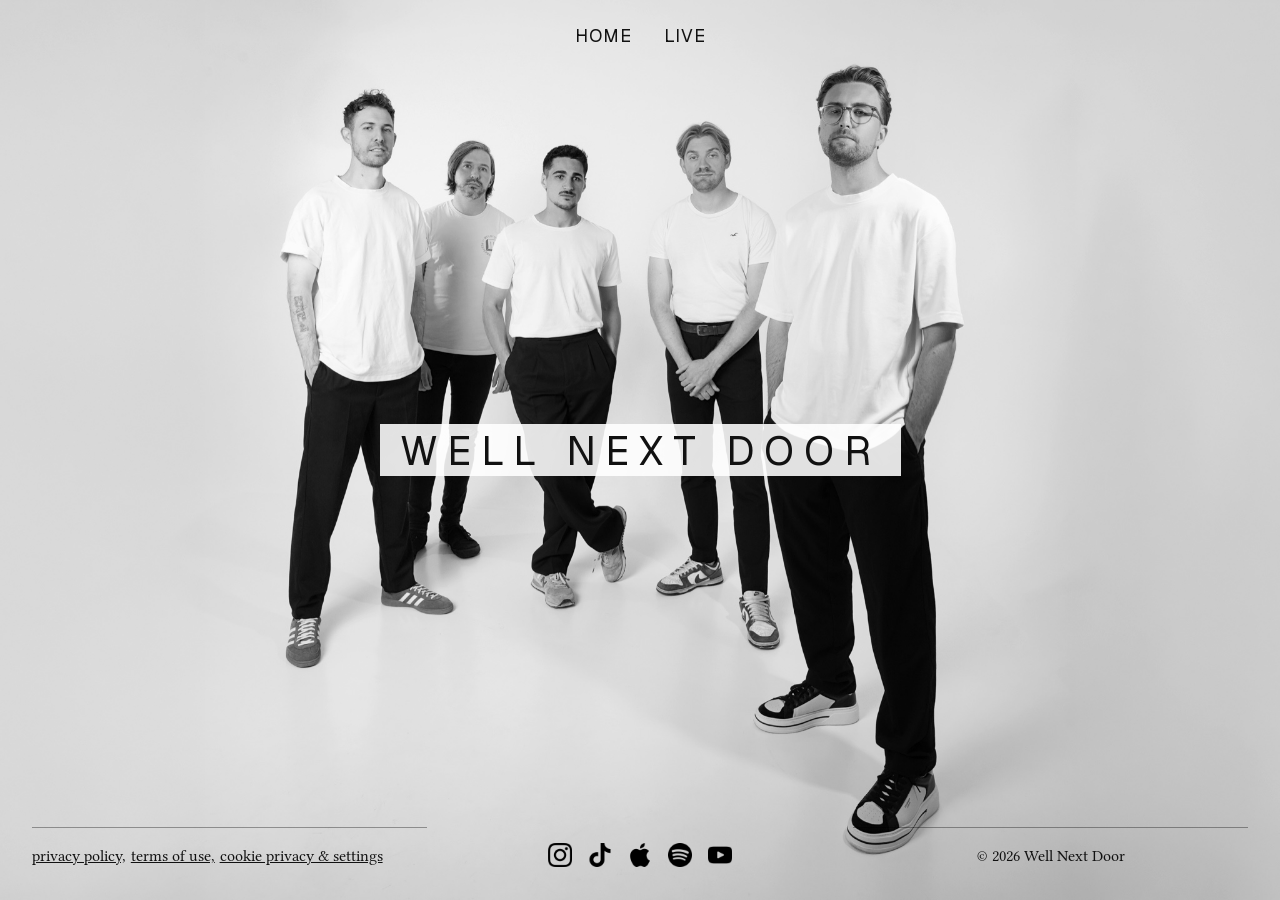
<file: index.html>
<!DOCTYPE html>
<html lang="de">
<head>
  <meta charset="utf-8">
  <title>Well Next Door – Indie Pop Band aus Bamberg &amp; Nürnberg</title>
  <meta content="Well Next Door ist eine Indie-Pop-Rock-Band aus Bamberg und Nürnberg in Franken. Höre neue Songs auf Spotify &amp; Apple Music und entdecke Live-Termine." name="description">
  <meta content="width=device-width, initial-scale=1" name="viewport">
  <link rel="canonical" href="https://wellnextdoor.de/">
  <meta name="robots" content="index, follow, max-image-preview:large, max-snippet:-1">
  <meta name="author" content="Well Next Door">
  <meta name="keywords" content="Well Next Door, Indie Pop, Indie Rock, Band, Bamberg, Nürnberg, Franken, Live, Konzerte, Musik">

  <!-- Geo / lokale SEO -->
  <meta name="geo.region" content="DE-BY">
  <meta name="geo.placename" content="Bamberg, Nürnberg">
  <meta name="geo.position" content="49.8988;10.9028">
  <meta name="ICBM" content="49.8988, 10.9028">

  <!-- Open Graph -->
  <meta property="og:type" content="website">
  <meta property="og:site_name" content="Well Next Door">
  <meta property="og:locale" content="de_DE">
  <meta property="og:url" content="https://wellnextdoor.de/">
  <meta property="og:title" content="Well Next Door – Indie Pop aus Franken">
  <meta property="og:description" content="Indie-Pop-Rock-Band aus Bamberg &amp; Nürnberg – neue Musik, Live-Konzerte und das kommende Debütalbum. Folge uns auf Spotify, Instagram &amp; TikTok.">
  <meta property="og:image" content="https://wellnextdoor.de/assets/og-band.jpg">
  <meta property="og:image:secure_url" content="https://wellnextdoor.de/assets/og-band.jpg">
  <meta property="og:image:type" content="image/jpeg">
  <meta property="og:image:width" content="1200">
  <meta property="og:image:height" content="630">
  <meta property="og:image:alt" content="Well Next Door – Indie-Pop-Rock-Band aus Bamberg und Nürnberg">

  <!-- Twitter -->
  <meta name="twitter:card" content="summary_large_image">
  <meta name="twitter:title" content="Well Next Door – Indie Pop aus Franken">
  <meta name="twitter:description" content="Indie-Pop-Rock-Band aus Bamberg &amp; Nürnberg – neue Musik, Live-Konzerte und mehr.">
  <meta name="twitter:image" content="https://wellnextdoor.de/assets/og-band.jpg">

  <!-- Fonts -->
  <link rel="preconnect" href="https://fonts.googleapis.com">
  <link rel="preconnect" href="https://fonts.gstatic.com" crossorigin>
  <link href="https://fonts.googleapis.com/css?family=Great+Vibes:400%7CLibertinus+Serif:300,400,500,600,700" rel="stylesheet">

  <!-- Styles -->
  <link href="css/style.css" rel="stylesheet">

  <!-- Favicons -->
  <link rel="icon" href="/favicon.ico" sizes="any">
  <link rel="icon" type="image/png" sizes="32x32" href="/assets/favicon-32.png">
  <link rel="icon" type="image/png" sizes="16x16" href="/assets/favicon-16.png">
  <link rel="apple-touch-icon" sizes="180x180" href="/assets/webclip.png">
  <link rel="manifest" href="/site.webmanifest">
  <meta name="theme-color" content="#f3f2f0">

  <!-- Strukturierte Daten (SEO / AEO) -->
  <script type="application/ld+json">
  {
    "@context": "https://schema.org",
    "@graph": [
      {
        "@type": "WebSite",
        "@id": "https://wellnextdoor.de/#website",
        "name": "Well Next Door",
        "url": "https://wellnextdoor.de/",
        "inLanguage": "de"
      },
      {
        "@type": "MusicGroup",
        "@id": "https://wellnextdoor.de/#band",
        "name": "Well Next Door",
        "url": "https://wellnextdoor.de/",
        "genre": ["Indie Pop", "Indie Rock"],
        "description": "Well Next Door ist eine Indie-Pop-Rock-Band aus Bamberg und Nürnberg in Franken (Bayern, Deutschland). Eingängige Melodien, treibende Gitarren und mitreißende Live-Konzerte.",
        "foundingLocation": {
          "@type": "Place",
          "name": "Bamberg",
          "address": { "@type": "PostalAddress", "addressLocality": "Bamberg", "addressRegion": "Bayern", "addressCountry": "DE" }
        },
        "areaServed": ["Bamberg", "Nürnberg", "Franken", "Bayern", "Deutschland"],
        "knowsLanguage": "de",
        "keywords": "Indie Pop, Indie Rock, Band, Bamberg, Nürnberg, Franken, Live, Konzerte",
        "image": "https://wellnextdoor.de/assets/og-band.jpg",
        "logo": "https://wellnextdoor.de/assets/icon-512.png",
        "sameAs": [
          "https://www.instagram.com/well_next_door/",
          "https://www.tiktok.com/@wellnextdoor",
          "https://music.apple.com/de/artist/well-next-door/1473011566",
          "https://open.spotify.com/intl-de/artist/0O03TuSYeBS1zFscFg5X6S",
          "https://www.youtube.com/@wellnextdoor"
        ]
      }
    ]
  }
  </script>
</head>
<body class="home-photo">

  <!-- Band-Foto als Vollbild-Hintergrund (quer = Desktop, hoch = Mobil) -->
  <picture>
    <source media="(max-width: 767px)" srcset="assets/band-mobile.jpg">
    <img class="home-bg" src="assets/band.jpg"
      srcset="assets/band.jpg 2560w, assets/band-xl.jpg 3840w" sizes="100vw"
      alt="Well Next Door" aria-hidden="true">
  </picture>

  <div class="wrapper">

    <!-- Navigation -->
    <div role="banner" class="navbar">
      <div class="container">
        <nav role="navigation" class="nav-menu">
          <a href="index.html" aria-current="page" class="link w--current"><span class="text-span">HOME</span></a>
          <!-- <a href="#" class="link">MUSIC</a> -->
          <a href="live.html" class="link">LIVE</a>
          <!-- <a href="#" class="link">SHOP</a> -->
        </nav>
        <div class="menu-button" aria-label="menu" role="button" tabindex="0" aria-expanded="false">
          <span class="nav-icon"></span>
        </div>
      </div>
    </div>

    <!-- Hero -->
    <section class="hero-section">
      <div class="div-block-2">
        <div class="div-block-3">
          <h1 class="heading">WELL&nbsp;NEXT&nbsp;DOOR</h1>
        </div>
      </div>
    </section>

    <!-- Footer -->
    <section class="footer-dark">
      <div class="footer-divider">
        <div class="div-block-5">
          <a href="privacy-policy.html" class="link-footer">privacy policy,</a>
          <a href="terms-of-use.html" class="link-footer second">terms of use,</a>
          <a href="#" class="link-footer second">cookie privacy &amp; settings</a>
        </div>
      </div>
      <div class="div-block-4">
        <a href="https://www.instagram.com/well_next_door/" target="_blank" rel="noopener" class="social-links">
          <img loading="lazy" src="assets/instagram.png" alt="Instagram" class="image">
        </a>
        <a href="https://www.tiktok.com/@wellnextdoor" target="_blank" rel="noopener" class="social-links">
          <img loading="lazy" src="assets/tiktok.png" alt="TikTok" class="image">
        </a>
        <a href="https://music.apple.com/de/artist/well-next-door/1473011566" target="_blank" rel="noopener" class="social-links">
          <img loading="lazy" src="assets/apple-music.png" alt="Apple Music" class="image">
        </a>
        <a href="https://open.spotify.com/intl-de/artist/0O03TuSYeBS1zFscFg5X6S?si=DQFE-3ojQe-Ye8wxF7zOWA" target="_blank" rel="noopener" class="social-links">
          <img loading="lazy" src="assets/spotify.png" alt="Spotify" class="image">
        </a>
        <a href="https://www.youtube.com/@wellnextdoor" target="_blank" rel="noopener" class="social-links">
          <img loading="lazy" src="assets/youtube.png" alt="YouTube" class="image">
        </a>
      </div>
      <div class="footer-copyright-center">© 2026 Well Next Door</div>
    </section>

  </div>

  <script src="js/menu.js"></script>
</body>
</html>
</file>
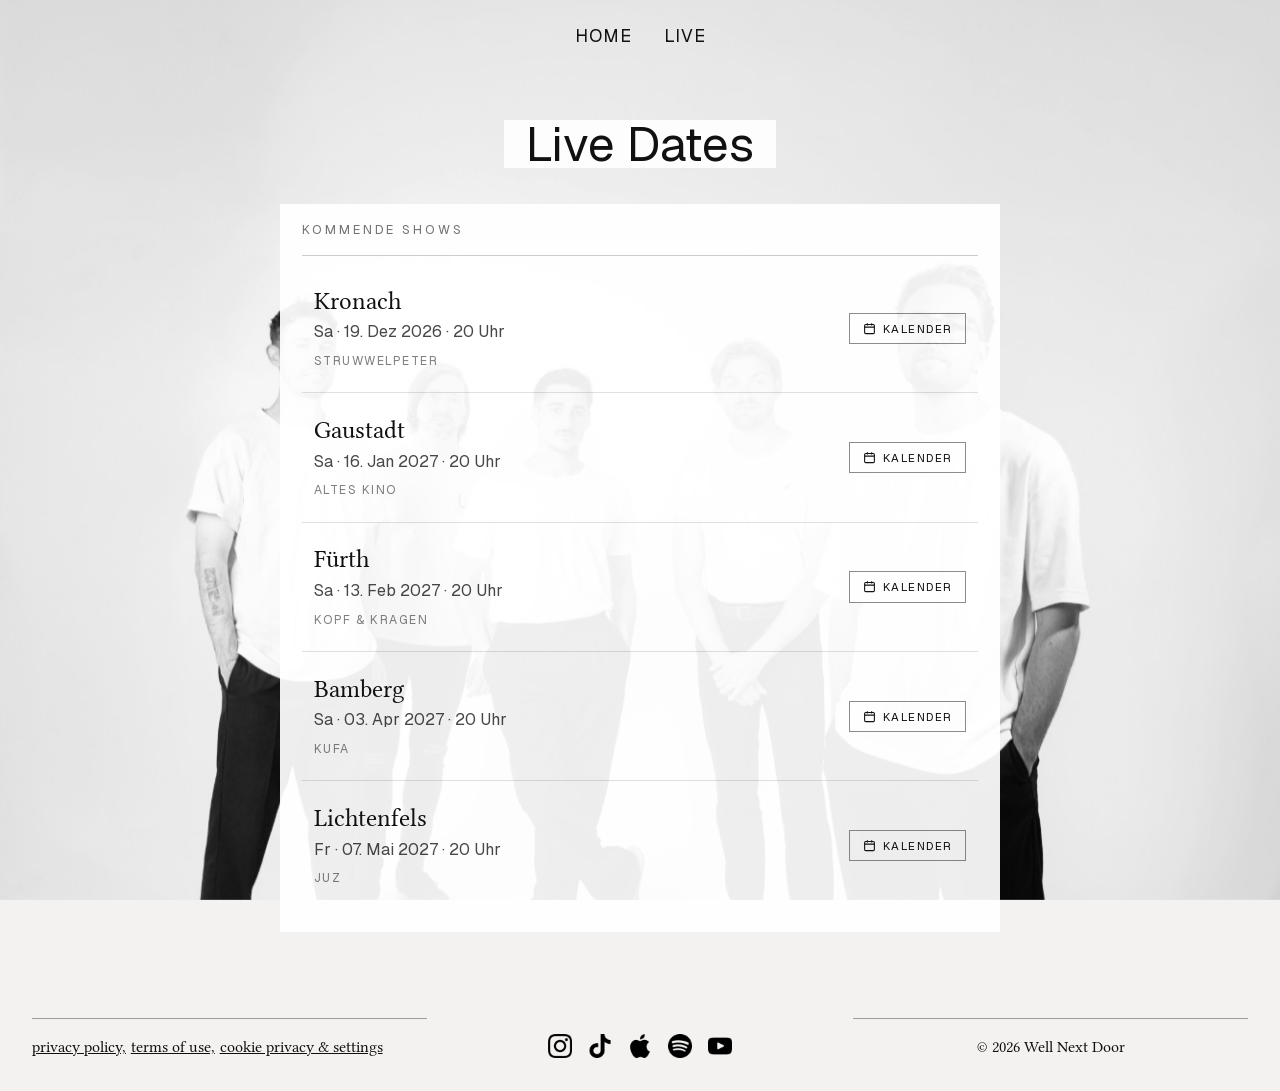
<file: live.html>
<!DOCTYPE html>
<html lang="de">
<head>
  <meta charset="utf-8">
  <title>Live &amp; Konzerte – Well Next Door | Indie-Pop Franken</title>
  <meta content="Live-Termine und Konzerte von Well Next Door – Indie-Pop-Rock aus Bamberg und Nürnberg. Alle kommenden Auftritte auf einen Blick." name="description">
  <meta content="width=device-width, initial-scale=1" name="viewport">
  <link rel="canonical" href="https://wellnextdoor.de/live">
  <meta name="robots" content="index, follow, max-image-preview:large, max-snippet:-1">
  <meta name="author" content="Well Next Door">
  <meta name="keywords" content="Well Next Door, Live, Konzerte, Tourdaten, Termine, Indie Pop, Bamberg, Nürnberg, Franken, Kronach, Gaustadt, Fürth, Lichtenfels">

  <!-- Geo / lokale SEO -->
  <meta name="geo.region" content="DE-BY">
  <meta name="geo.placename" content="Bamberg, Nürnberg">
  <meta name="geo.position" content="49.8988;10.9028">
  <meta name="ICBM" content="49.8988, 10.9028">

  <!-- Open Graph -->
  <meta property="og:type" content="website">
  <meta property="og:site_name" content="Well Next Door">
  <meta property="og:locale" content="de_DE">
  <meta property="og:url" content="https://wellnextdoor.de/live">
  <meta property="og:title" content="Live &amp; Konzerte – Well Next Door">
  <meta property="og:description" content="Alle kommenden Live-Termine der Indie-Pop-Rock-Band Well Next Door aus Franken.">
  <meta property="og:image" content="https://wellnextdoor.de/assets/og-band.jpg">
  <meta property="og:image:secure_url" content="https://wellnextdoor.de/assets/og-band.jpg">
  <meta property="og:image:type" content="image/jpeg">
  <meta property="og:image:width" content="1200">
  <meta property="og:image:height" content="630">
  <meta property="og:image:alt" content="Well Next Door – Live">

  <!-- Twitter -->
  <meta name="twitter:card" content="summary_large_image">
  <meta name="twitter:title" content="Live &amp; Konzerte – Well Next Door">
  <meta name="twitter:description" content="Alle kommenden Live-Termine der Indie-Pop-Rock-Band Well Next Door aus Franken.">
  <meta name="twitter:image" content="https://wellnextdoor.de/assets/og-band.jpg">

  <!-- Fonts -->
  <link rel="preconnect" href="https://fonts.googleapis.com">
  <link rel="preconnect" href="https://fonts.gstatic.com" crossorigin>
  <link href="https://fonts.googleapis.com/css?family=Great+Vibes:400%7CLibertinus+Serif:300,400,500,600,700" rel="stylesheet">

  <!-- Styles -->
  <link href="css/style.css" rel="stylesheet">

  <!-- Favicons -->
  <link rel="icon" href="/favicon.ico" sizes="any">
  <link rel="icon" type="image/png" sizes="32x32" href="/assets/favicon-32.png">
  <link rel="icon" type="image/png" sizes="16x16" href="/assets/favicon-16.png">
  <link rel="apple-touch-icon" sizes="180x180" href="/assets/webclip.png">
  <link rel="manifest" href="/site.webmanifest">
  <meta name="theme-color" content="#f3f2f0">

  <!-- Strukturierte Daten: Live-Termine (SEO / AEO) -->
  <script type="application/ld+json">
  [
    {
      "@context": "https://schema.org",
      "@type": "MusicEvent",
      "name": "Well Next Door live – Struwwelpeter, Kronach",
      "startDate": "2026-12-19T20:00:00+01:00",
      "endDate": "2026-12-19T22:00:00+01:00",
      "eventAttendanceMode": "https://schema.org/OfflineEventAttendanceMode",
      "eventStatus": "https://schema.org/EventScheduled",
      "location": { "@type": "Place", "name": "Struwwelpeter", "address": { "@type": "PostalAddress", "addressLocality": "Kronach", "addressCountry": "DE" } },
      "performer": { "@type": "MusicGroup", "name": "Well Next Door", "@id": "https://wellnextdoor.de/#band" },
      "organizer": { "@type": "MusicGroup", "name": "Well Next Door", "url": "https://wellnextdoor.de/" },
      "image": "https://wellnextdoor.de/assets/opengraph.png",
      "url": "https://wellnextdoor.de/live"
    },
    {
      "@context": "https://schema.org",
      "@type": "MusicEvent",
      "name": "Well Next Door live – Altes Kino, Gaustadt",
      "startDate": "2027-01-16T20:00:00+01:00",
      "endDate": "2027-01-16T22:00:00+01:00",
      "eventAttendanceMode": "https://schema.org/OfflineEventAttendanceMode",
      "eventStatus": "https://schema.org/EventScheduled",
      "location": { "@type": "Place", "name": "Altes Kino", "address": { "@type": "PostalAddress", "addressLocality": "Gaustadt", "addressCountry": "DE" } },
      "performer": { "@type": "MusicGroup", "name": "Well Next Door", "@id": "https://wellnextdoor.de/#band" },
      "organizer": { "@type": "MusicGroup", "name": "Well Next Door", "url": "https://wellnextdoor.de/" },
      "image": "https://wellnextdoor.de/assets/opengraph.png",
      "url": "https://wellnextdoor.de/live"
    },
    {
      "@context": "https://schema.org",
      "@type": "MusicEvent",
      "name": "Well Next Door live – Kopf & Kragen, Fürth",
      "startDate": "2027-02-13T20:00:00+01:00",
      "endDate": "2027-02-13T22:00:00+01:00",
      "eventAttendanceMode": "https://schema.org/OfflineEventAttendanceMode",
      "eventStatus": "https://schema.org/EventScheduled",
      "location": { "@type": "Place", "name": "Kopf & Kragen", "address": { "@type": "PostalAddress", "addressLocality": "Fürth", "addressCountry": "DE" } },
      "performer": { "@type": "MusicGroup", "name": "Well Next Door", "@id": "https://wellnextdoor.de/#band" },
      "organizer": { "@type": "MusicGroup", "name": "Well Next Door", "url": "https://wellnextdoor.de/" },
      "image": "https://wellnextdoor.de/assets/opengraph.png",
      "url": "https://wellnextdoor.de/live"
    },
    {
      "@context": "https://schema.org",
      "@type": "MusicEvent",
      "name": "Well Next Door live – KuFa, Bamberg",
      "startDate": "2027-04-03T20:00:00+02:00",
      "endDate": "2027-04-03T22:00:00+02:00",
      "eventAttendanceMode": "https://schema.org/OfflineEventAttendanceMode",
      "eventStatus": "https://schema.org/EventScheduled",
      "location": { "@type": "Place", "name": "KuFa (Kulturfabrik)", "address": { "@type": "PostalAddress", "addressLocality": "Bamberg", "addressCountry": "DE" } },
      "performer": { "@type": "MusicGroup", "name": "Well Next Door", "@id": "https://wellnextdoor.de/#band" },
      "organizer": { "@type": "MusicGroup", "name": "Well Next Door", "url": "https://wellnextdoor.de/" },
      "image": "https://wellnextdoor.de/assets/opengraph.png",
      "url": "https://wellnextdoor.de/live"
    },
    {
      "@context": "https://schema.org",
      "@type": "MusicEvent",
      "name": "Well Next Door live – JUZ, Lichtenfels",
      "startDate": "2027-05-07T20:00:00+02:00",
      "endDate": "2027-05-07T22:00:00+02:00",
      "eventAttendanceMode": "https://schema.org/OfflineEventAttendanceMode",
      "eventStatus": "https://schema.org/EventScheduled",
      "location": { "@type": "Place", "name": "JUZ", "address": { "@type": "PostalAddress", "addressLocality": "Lichtenfels", "addressCountry": "DE" } },
      "performer": { "@type": "MusicGroup", "name": "Well Next Door", "@id": "https://wellnextdoor.de/#band" },
      "organizer": { "@type": "MusicGroup", "name": "Well Next Door", "url": "https://wellnextdoor.de/" },
      "image": "https://wellnextdoor.de/assets/opengraph.png",
      "url": "https://wellnextdoor.de/live"
    }
  ]
  </script>
</head>
<body class="live-page home-photo">

  <!-- Band-Foto als Vollbild-Hintergrund (quer = Desktop, hoch = Mobil) -->
  <picture>
    <source media="(max-width: 767px)" srcset="assets/band-mobile.jpg">
    <img class="home-bg" src="assets/band.jpg"
      srcset="assets/band.jpg 2560w, assets/band-xl.jpg 3840w" sizes="100vw"
      alt="Well Next Door" aria-hidden="true">
  </picture>

  <div class="wrapper">

    <!-- Navigation -->
    <div role="banner" class="navbar">
      <div class="container">
        <nav role="navigation" class="nav-menu">
          <a href="index.html" class="link"><span class="text-span">HOME</span></a>
          <!-- <a href="#" class="link">MUSIC</a> -->
          <a href="live.html" aria-current="page" class="link w--current">LIVE</a>
          <!-- <a href="#" class="link">SHOP</a> -->
        </nav>
        <div class="menu-button" aria-label="menu" role="button" tabindex="0" aria-expanded="false">
          <span class="nav-icon"></span>
        </div>
      </div>
    </div>

    <!-- Hero: Live Dates -->
    <section class="hero-section">
      <div class="div-block-2">
        <div class="div-block-3">
          <h1 class="heading-6">Live Dates</h1>
        </div>
        <div class="events-wrap">
          <div class="group-label">Kommende Shows</div>

          <div class="event-row" data-datetime="2026-12-19T20:00:00+01:00">
            <div class="event-info">
              <div class="ei-city">Kronach</div>
              <div class="ei-date"><span class="dt-dow"></span>19. Dez 2026 · 20 Uhr</div>
              <div class="ei-venue">Struwwelpeter</div>
            </div>
            <div class="event-cta">
              <button class="cal-btn" type="button" aria-label="Struwwelpeter, Kronach zum Kalender hinzufügen"
                data-title="Struwwelpeter" data-location="Struwwelpeter, Kronach"
                data-start="20261219T200000" data-end="20261219T220000">
                <svg class="cal-ic" viewBox="0 0 24 24" aria-hidden="true"><rect x="3" y="4.5" width="18" height="17" rx="2"></rect><path d="M3 9.5h18M8 2.5v4M16 2.5v4"></path></svg>Kalender
              </button>
            </div>
          </div>

          <div class="event-row" data-datetime="2027-01-16T20:00:00+01:00">
            <div class="event-info">
              <div class="ei-city">Gaustadt</div>
              <div class="ei-date"><span class="dt-dow"></span>16. Jan 2027 · 20 Uhr</div>
              <div class="ei-venue">Altes Kino</div>
            </div>
            <div class="event-cta">
              <button class="cal-btn" type="button" aria-label="Altes Kino, Gaustadt zum Kalender hinzufügen"
                data-title="Altes Kino" data-location="Altes Kino, Gaustadt"
                data-start="20270116T200000" data-end="20270116T220000">
                <svg class="cal-ic" viewBox="0 0 24 24" aria-hidden="true"><rect x="3" y="4.5" width="18" height="17" rx="2"></rect><path d="M3 9.5h18M8 2.5v4M16 2.5v4"></path></svg>Kalender
              </button>
            </div>
          </div>

          <div class="event-row" data-datetime="2027-02-13T20:00:00+01:00">
            <div class="event-info">
              <div class="ei-city">Fürth</div>
              <div class="ei-date"><span class="dt-dow"></span>13. Feb 2027 · 20 Uhr</div>
              <div class="ei-venue">Kopf &amp; Kragen</div>
            </div>
            <div class="event-cta">
              <button class="cal-btn" type="button" aria-label="Kopf &amp; Kragen, Fürth zum Kalender hinzufügen"
                data-title="Kopf &amp; Kragen" data-location="Kopf &amp; Kragen, Fürth"
                data-start="20270213T200000" data-end="20270213T220000">
                <svg class="cal-ic" viewBox="0 0 24 24" aria-hidden="true"><rect x="3" y="4.5" width="18" height="17" rx="2"></rect><path d="M3 9.5h18M8 2.5v4M16 2.5v4"></path></svg>Kalender
              </button>
            </div>
          </div>

          <div class="event-row" data-datetime="2027-04-03T20:00:00+02:00">
            <div class="event-info">
              <div class="ei-city">Bamberg</div>
              <div class="ei-date"><span class="dt-dow"></span>03. Apr 2027 · 20 Uhr</div>
              <div class="ei-venue">KuFa</div>
            </div>
            <div class="event-cta">
              <button class="cal-btn" type="button" aria-label="KuFa, Bamberg zum Kalender hinzufügen"
                data-title="KuFa" data-location="KuFa, Bamberg"
                data-start="20270403T200000" data-end="20270403T220000">
                <svg class="cal-ic" viewBox="0 0 24 24" aria-hidden="true"><rect x="3" y="4.5" width="18" height="17" rx="2"></rect><path d="M3 9.5h18M8 2.5v4M16 2.5v4"></path></svg>Kalender
              </button>
            </div>
          </div>

          <div class="event-row" data-datetime="2027-05-07T20:00:00+02:00">
            <div class="event-info">
              <div class="ei-city">Lichtenfels</div>
              <div class="ei-date"><span class="dt-dow"></span>07. Mai 2027 · 20 Uhr</div>
              <div class="ei-venue">JUZ</div>
            </div>
            <div class="event-cta">
              <button class="cal-btn" type="button" aria-label="JUZ Lichtenfels zum Kalender hinzufügen"
                data-title="JUZ Lichtenfels" data-location="JUZ, Lichtenfels"
                data-start="20270507T200000" data-end="20270507T220000">
                <svg class="cal-ic" viewBox="0 0 24 24" aria-hidden="true"><rect x="3" y="4.5" width="18" height="17" rx="2"></rect><path d="M3 9.5h18M8 2.5v4M16 2.5v4"></path></svg>Kalender
              </button>
            </div>
          </div>

          <p class="events-empty" hidden>Aktuell sind keine Termine geplant – schau bald wieder vorbei.</p>
        </div>
      </div>
    </section>

    <!-- Footer -->
    <section class="footer-dark">
      <div class="footer-divider">
        <div class="div-block-5">
          <a href="privacy-policy.html" class="link-footer">privacy policy,</a>
          <a href="terms-of-use.html" class="link-footer second">terms of use,</a>
          <a href="#" class="link-footer second">cookie privacy &amp; settings</a>
        </div>
      </div>
      <div class="div-block-4">
        <a href="https://www.instagram.com/well_next_door/" target="_blank" rel="noopener" class="social-links">
          <img loading="lazy" src="assets/instagram.png" alt="Instagram" class="image">
        </a>
        <a href="https://www.tiktok.com/@wellnextdoor" target="_blank" rel="noopener" class="social-links">
          <img loading="lazy" src="assets/tiktok.png" alt="TikTok" class="image">
        </a>
        <a href="https://music.apple.com/de/artist/well-next-door/1473011566" target="_blank" rel="noopener" class="social-links">
          <img loading="lazy" src="assets/apple-music.png" alt="Apple Music" class="image">
        </a>
        <a href="https://open.spotify.com/intl-de/artist/0O03TuSYeBS1zFscFg5X6S?si=DQFE-3ojQe-Ye8wxF7zOWA" target="_blank" rel="noopener" class="social-links">
          <img loading="lazy" src="assets/spotify.png" alt="Spotify" class="image">
        </a>
        <a href="https://www.youtube.com/@wellnextdoor" target="_blank" rel="noopener" class="social-links">
          <img loading="lazy" src="assets/youtube.png" alt="YouTube" class="image">
        </a>
      </div>
      <div class="footer-copyright-center">© 2026 Well Next Door</div>
    </section>

  </div>

  <script src="js/menu.js"></script>
  <script src="js/events.js"></script>
  <script src="js/calendar.js"></script>
</body>
</html>
</file>
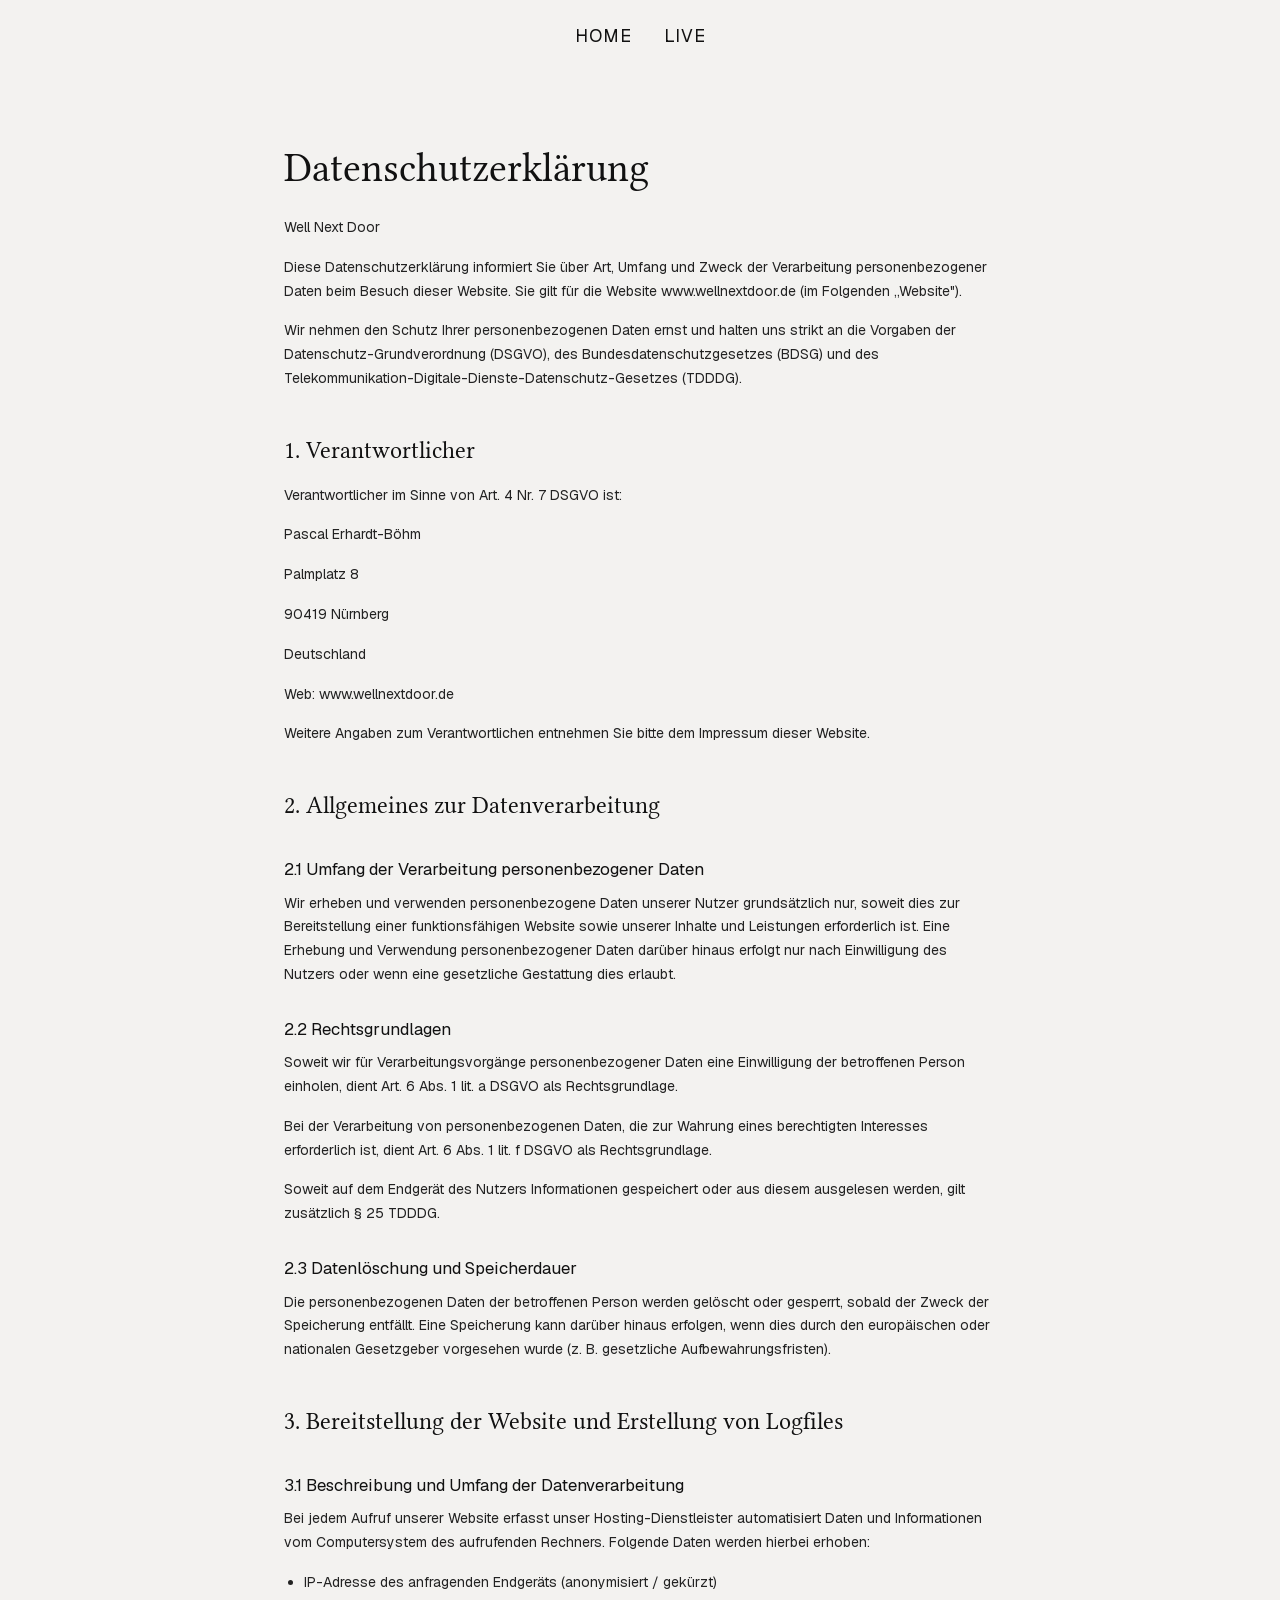
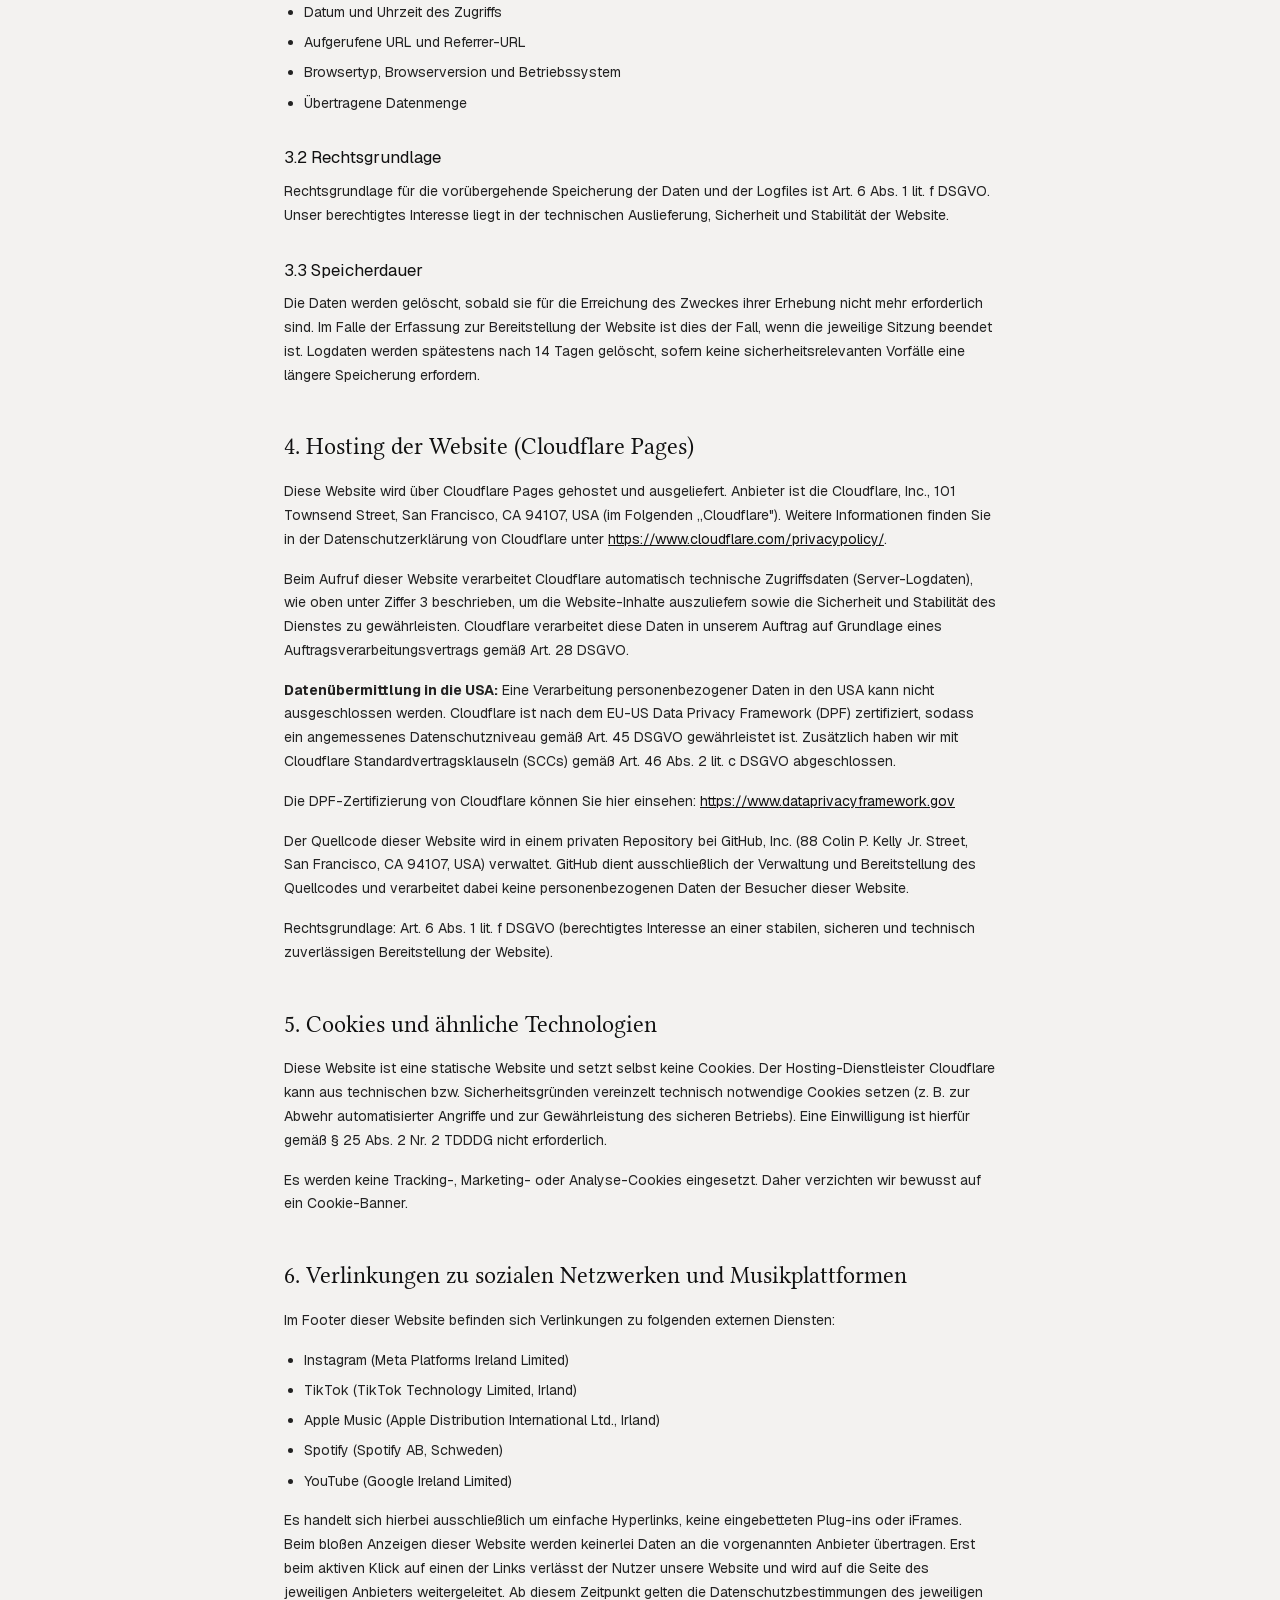
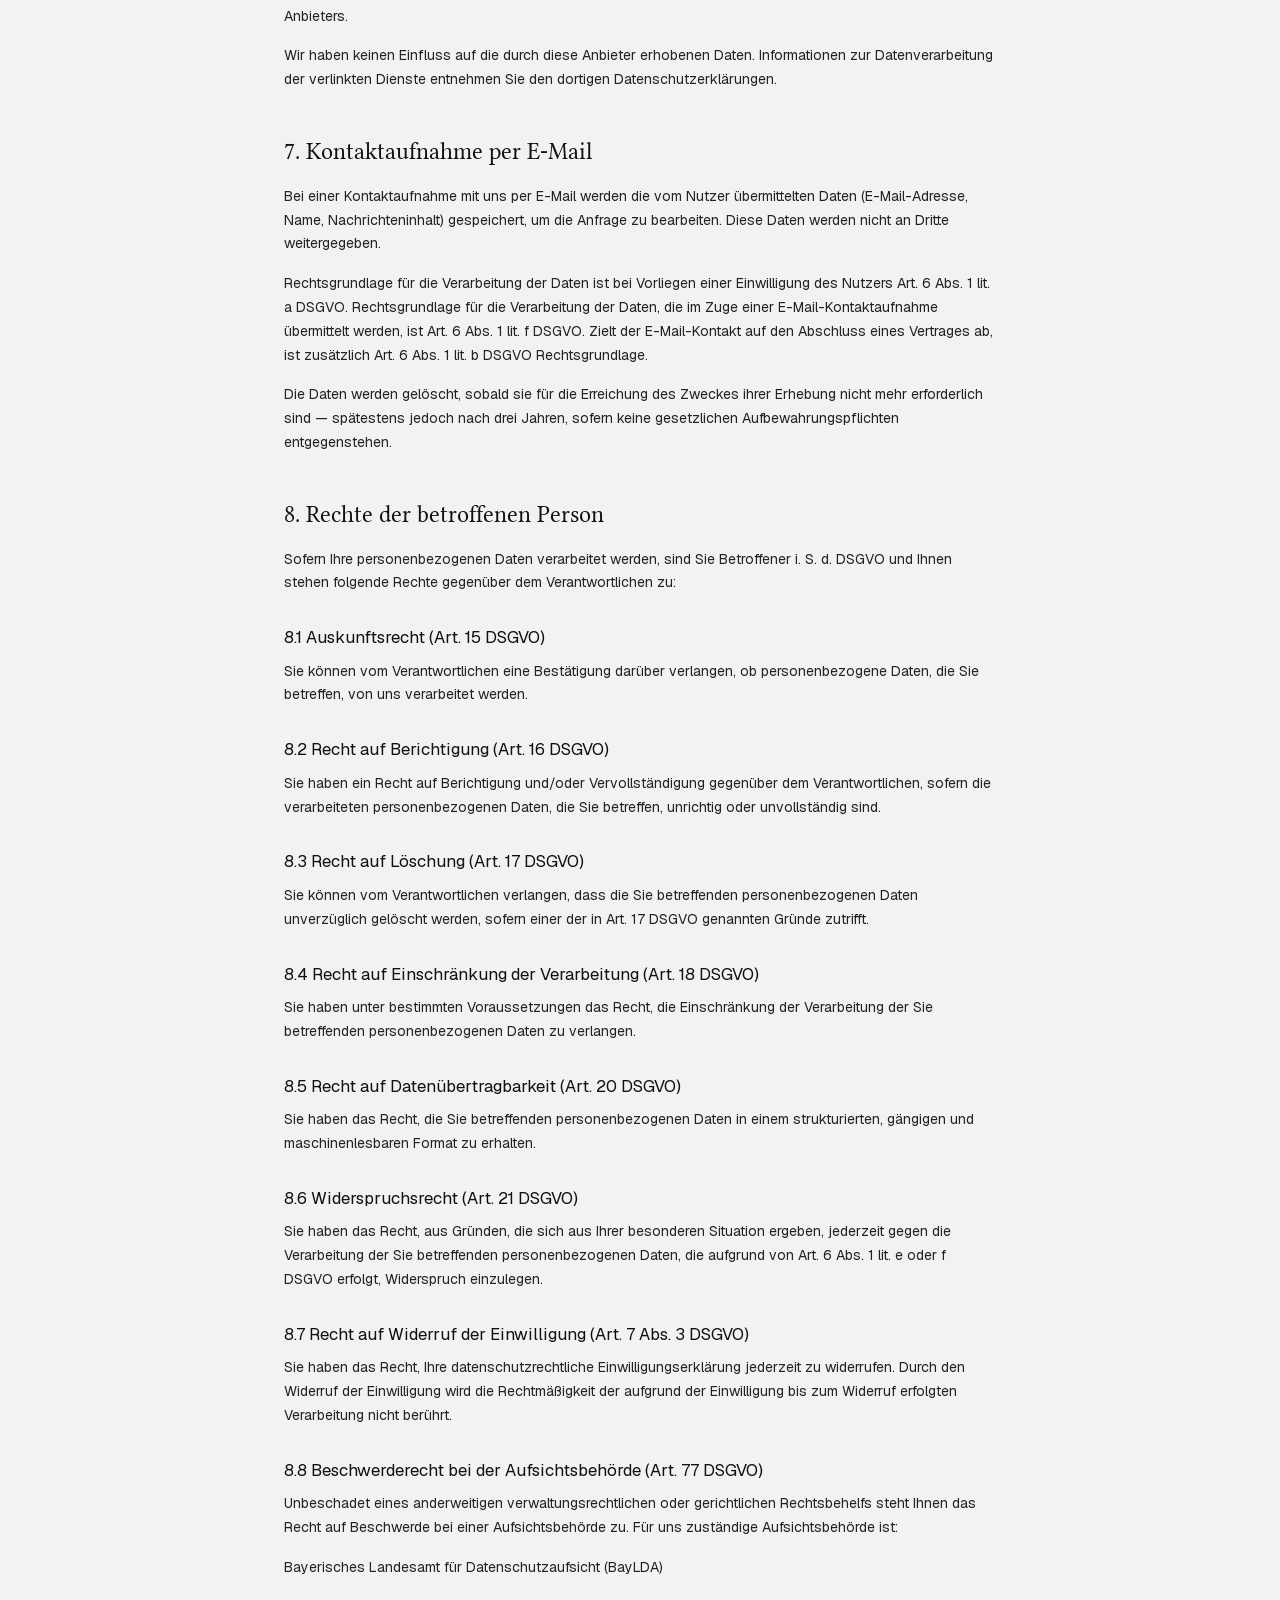
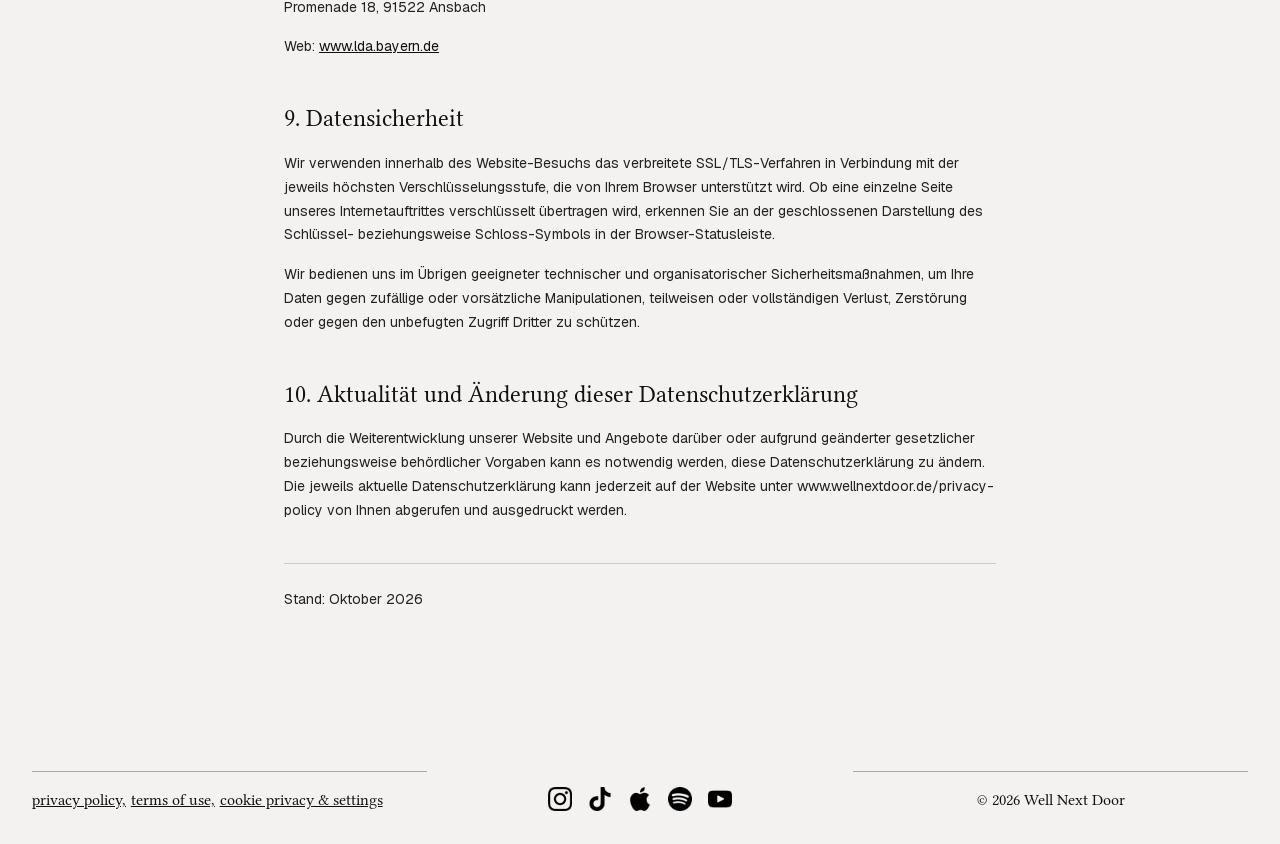
<file: privacy-policy.html>
<!DOCTYPE html>
<html lang="de">
<head>
  <meta charset="utf-8">
  <title>Datenschutzerklärung – Well Next Door</title>
  <meta content="Datenschutzerklärung der Website wellnextdoor.de – Informationen zur Verarbeitung personenbezogener Daten gemäß DSGVO." name="description">
  <meta content="width=device-width, initial-scale=1" name="viewport">
  <meta name="robots" content="noindex, follow">
  <link rel="canonical" href="https://wellnextdoor.de/privacy-policy">

  <!-- Open Graph -->
  <meta property="og:type" content="website">
  <meta property="og:site_name" content="Well Next Door">
  <meta property="og:locale" content="de_DE">
  <meta property="og:url" content="https://wellnextdoor.de/privacy-policy">
  <meta property="og:title" content="Datenschutzerklärung – Well Next Door">
  <meta property="og:image" content="https://wellnextdoor.de/assets/og-band.jpg">
  <meta property="og:image:width" content="1200">
  <meta property="og:image:height" content="630">
  <meta name="twitter:card" content="summary_large_image">
  <meta name="twitter:image" content="https://wellnextdoor.de/assets/og-band.jpg">

  <!-- Fonts -->
  <link rel="preconnect" href="https://fonts.googleapis.com">
  <link rel="preconnect" href="https://fonts.gstatic.com" crossorigin>
  <link href="https://fonts.googleapis.com/css?family=Great+Vibes:400%7CLibertinus+Serif:300,400,500,600,700" rel="stylesheet">

  <!-- Styles -->
  <link href="css/style.css" rel="stylesheet">

  <!-- Favicons -->
  <link rel="icon" href="/favicon.ico" sizes="any">
  <link rel="icon" type="image/png" sizes="32x32" href="/assets/favicon-32.png">
  <link rel="icon" type="image/png" sizes="16x16" href="/assets/favicon-16.png">
  <link rel="apple-touch-icon" sizes="180x180" href="/assets/webclip.png">
  <link rel="manifest" href="/site.webmanifest">
  <meta name="theme-color" content="#f3f2f0">
</head>
<body class="legal-page">

  <div class="wrapper" style="height:auto;overflow:visible;">

    <!-- Navigation -->
    <div role="banner" class="navbar" style="background-color:#f3f2f0;">
      <div class="container">
        <nav role="navigation" class="nav-menu">
          <a href="index.html" class="link"><span class="text-span">HOME</span></a>
          <!-- <a href="#" class="link">MUSIC</a> -->
          <a href="live.html" class="link">LIVE</a>
          <!-- <a href="#" class="link">SHOP</a> -->
        </nav>
        <div class="menu-button" aria-label="menu" role="button" tabindex="0" aria-expanded="false">
          <span class="nav-icon"></span>
        </div>
      </div>
    </div>

    <!-- Inhalt -->
    <section>
      <div class="div-block-6">
        <div class="pp-doc">
          <h1 class="heading-3">Datenschutzerklärung</h1>
          <p>Well Next Door</p>
          <p>Diese Datenschutzerklärung informiert Sie über Art, Umfang und Zweck der Verarbeitung personenbezogener Daten beim Besuch dieser Website. Sie gilt für die Website www.wellnextdoor.de (im Folgenden „Website").</p>
          <p>Wir nehmen den Schutz Ihrer personenbezogenen Daten ernst und halten uns strikt an die Vorgaben der Datenschutz-Grundverordnung (DSGVO), des Bundesdatenschutzgesetzes (BDSG) und des Telekommunikation-Digitale-Dienste-Datenschutz-Gesetzes (TDDDG).</p>

          <h2 class="heading-4">1. Verantwortlicher</h2>
          <p>Verantwortlicher im Sinne von Art. 4 Nr. 7 DSGVO ist:</p>
          <p>Pascal Erhardt-Böhm</p>
          <p>Palmplatz 8</p>
          <p>90419 Nürnberg</p>
          <p>Deutschland</p>
          <p>Web: www.wellnextdoor.de</p>
          <p>Weitere Angaben zum Verantwortlichen entnehmen Sie bitte dem Impressum dieser Website.</p>

          <h2 class="heading-5">2. Allgemeines zur Datenverarbeitung</h2>
          <h3>2.1 Umfang der Verarbeitung personenbezogener Daten</h3>
          <p>Wir erheben und verwenden personenbezogene Daten unserer Nutzer grundsätzlich nur, soweit dies zur Bereitstellung einer funktionsfähigen Website sowie unserer Inhalte und Leistungen erforderlich ist. Eine Erhebung und Verwendung personenbezogener Daten darüber hinaus erfolgt nur nach Einwilligung des Nutzers oder wenn eine gesetzliche Gestattung dies erlaubt.</p>
          <h3>2.2 Rechtsgrundlagen</h3>
          <p>Soweit wir für Verarbeitungsvorgänge personenbezogener Daten eine Einwilligung der betroffenen Person einholen, dient Art. 6 Abs. 1 lit. a DSGVO als Rechtsgrundlage.</p>
          <p>Bei der Verarbeitung von personenbezogenen Daten, die zur Wahrung eines berechtigten Interesses erforderlich ist, dient Art. 6 Abs. 1 lit. f DSGVO als Rechtsgrundlage.</p>
          <p>Soweit auf dem Endgerät des Nutzers Informationen gespeichert oder aus diesem ausgelesen werden, gilt zusätzlich § 25 TDDDG.</p>
          <h3>2.3 Datenlöschung und Speicherdauer</h3>
          <p>Die personenbezogenen Daten der betroffenen Person werden gelöscht oder gesperrt, sobald der Zweck der Speicherung entfällt. Eine Speicherung kann darüber hinaus erfolgen, wenn dies durch den europäischen oder nationalen Gesetzgeber vorgesehen wurde (z. B. gesetzliche Aufbewahrungsfristen).</p>

          <h2>3. Bereitstellung der Website und Erstellung von Logfiles</h2>
          <h3>3.1 Beschreibung und Umfang der Datenverarbeitung</h3>
          <p>Bei jedem Aufruf unserer Website erfasst unser Hosting-Dienstleister automatisiert Daten und Informationen vom Computersystem des aufrufenden Rechners. Folgende Daten werden hierbei erhoben:</p>
          <ul role="list">
            <li>IP-Adresse des anfragenden Endgeräts (anonymisiert / gekürzt)</li>
            <li>Datum und Uhrzeit des Zugriffs</li>
            <li>Aufgerufene URL und Referrer-URL</li>
            <li>Browsertyp, Browserversion und Betriebssystem</li>
            <li>Übertragene Datenmenge</li>
          </ul>
          <h3>3.2 Rechtsgrundlage</h3>
          <p>Rechtsgrundlage für die vorübergehende Speicherung der Daten und der Logfiles ist Art. 6 Abs. 1 lit. f DSGVO. Unser berechtigtes Interesse liegt in der technischen Auslieferung, Sicherheit und Stabilität der Website.</p>
          <h3>3.3 Speicherdauer</h3>
          <p>Die Daten werden gelöscht, sobald sie für die Erreichung des Zweckes ihrer Erhebung nicht mehr erforderlich sind. Im Falle der Erfassung zur Bereitstellung der Website ist dies der Fall, wenn die jeweilige Sitzung beendet ist. Logdaten werden spätestens nach 14 Tagen gelöscht, sofern keine sicherheitsrelevanten Vorfälle eine längere Speicherung erfordern.</p>

          <h2>4. Hosting der Website (Cloudflare Pages)</h2>
          <p>Diese Website wird über Cloudflare Pages gehostet und ausgeliefert. Anbieter ist die Cloudflare, Inc., 101 Townsend Street, San Francisco, CA 94107, USA (im Folgenden „Cloudflare"). Weitere Informationen finden Sie in der Datenschutzerklärung von Cloudflare unter <a rel="noopener" href="https://www.cloudflare.com/privacypolicy/" target="_blank">https://www.cloudflare.com/privacypolicy/</a>.</p>
          <p>Beim Aufruf dieser Website verarbeitet Cloudflare automatisch technische Zugriffsdaten (Server-Logdaten), wie oben unter Ziffer 3 beschrieben, um die Website-Inhalte auszuliefern sowie die Sicherheit und Stabilität des Dienstes zu gewährleisten. Cloudflare verarbeitet diese Daten in unserem Auftrag auf Grundlage eines Auftragsverarbeitungsvertrags gemäß Art. 28 DSGVO.</p>
          <p><strong>Datenübermittlung in die USA:</strong> Eine Verarbeitung personenbezogener Daten in den USA kann nicht ausgeschlossen werden. Cloudflare ist nach dem EU-US Data Privacy Framework (DPF) zertifiziert, sodass ein angemessenes Datenschutzniveau gemäß Art. 45 DSGVO gewährleistet ist. Zusätzlich haben wir mit Cloudflare Standardvertragsklauseln (SCCs) gemäß Art. 46 Abs. 2 lit. c DSGVO abgeschlossen.</p>
          <p>Die DPF-Zertifizierung von Cloudflare können Sie hier einsehen: <a rel="noopener" href="https://www.dataprivacyframework.gov" target="_blank">https://www.dataprivacyframework.gov</a></p>
          <p>Der Quellcode dieser Website wird in einem privaten Repository bei GitHub, Inc. (88 Colin P. Kelly Jr. Street, San Francisco, CA 94107, USA) verwaltet. GitHub dient ausschließlich der Verwaltung und Bereitstellung des Quellcodes und verarbeitet dabei keine personenbezogenen Daten der Besucher dieser Website.</p>
          <p>Rechtsgrundlage: Art. 6 Abs. 1 lit. f DSGVO (berechtigtes Interesse an einer stabilen, sicheren und technisch zuverlässigen Bereitstellung der Website).</p>

          <h2>5. Cookies und ähnliche Technologien</h2>
          <p>Diese Website ist eine statische Website und setzt selbst keine Cookies. Der Hosting-Dienstleister Cloudflare kann aus technischen bzw. Sicherheitsgründen vereinzelt technisch notwendige Cookies setzen (z. B. zur Abwehr automatisierter Angriffe und zur Gewährleistung des sicheren Betriebs). Eine Einwilligung ist hierfür gemäß § 25 Abs. 2 Nr. 2 TDDDG nicht erforderlich.</p>
          <p>Es werden keine Tracking-, Marketing- oder Analyse-Cookies eingesetzt. Daher verzichten wir bewusst auf ein Cookie-Banner.</p>

          <h2>6. Verlinkungen zu sozialen Netzwerken und Musikplattformen</h2>
          <p>Im Footer dieser Website befinden sich Verlinkungen zu folgenden externen Diensten:</p>
          <ul role="list">
            <li>Instagram (Meta Platforms Ireland Limited)</li>
            <li>TikTok (TikTok Technology Limited, Irland)</li>
            <li>Apple Music (Apple Distribution International Ltd., Irland)</li>
            <li>Spotify (Spotify AB, Schweden)</li>
            <li>YouTube (Google Ireland Limited)</li>
          </ul>
          <p>Es handelt sich hierbei ausschließlich um einfache Hyperlinks, keine eingebetteten Plug-ins oder iFrames. Beim bloßen Anzeigen dieser Website werden keinerlei Daten an die vorgenannten Anbieter übertragen. Erst beim aktiven Klick auf einen der Links verlässt der Nutzer unsere Website und wird auf die Seite des jeweiligen Anbieters weitergeleitet. Ab diesem Zeitpunkt gelten die Datenschutzbestimmungen des jeweiligen Anbieters.</p>
          <p>Wir haben keinen Einfluss auf die durch diese Anbieter erhobenen Daten. Informationen zur Datenverarbeitung der verlinkten Dienste entnehmen Sie den dortigen Datenschutzerklärungen.</p>

          <h2>7. Kontaktaufnahme per E-Mail</h2>
          <p>Bei einer Kontaktaufnahme mit uns per E-Mail werden die vom Nutzer übermittelten Daten (E-Mail-Adresse, Name, Nachrichteninhalt) gespeichert, um die Anfrage zu bearbeiten. Diese Daten werden nicht an Dritte weitergegeben.</p>
          <p>Rechtsgrundlage für die Verarbeitung der Daten ist bei Vorliegen einer Einwilligung des Nutzers Art. 6 Abs. 1 lit. a DSGVO. Rechtsgrundlage für die Verarbeitung der Daten, die im Zuge einer E-Mail-Kontaktaufnahme übermittelt werden, ist Art. 6 Abs. 1 lit. f DSGVO. Zielt der E-Mail-Kontakt auf den Abschluss eines Vertrages ab, ist zusätzlich Art. 6 Abs. 1 lit. b DSGVO Rechtsgrundlage.</p>
          <p>Die Daten werden gelöscht, sobald sie für die Erreichung des Zweckes ihrer Erhebung nicht mehr erforderlich sind — spätestens jedoch nach drei Jahren, sofern keine gesetzlichen Aufbewahrungspflichten entgegenstehen.</p>

          <h2>8. Rechte der betroffenen Person</h2>
          <p>Sofern Ihre personenbezogenen Daten verarbeitet werden, sind Sie Betroffener i. S. d. DSGVO und Ihnen stehen folgende Rechte gegenüber dem Verantwortlichen zu:</p>
          <h3>8.1 Auskunftsrecht (Art. 15 DSGVO)</h3>
          <p>Sie können vom Verantwortlichen eine Bestätigung darüber verlangen, ob personenbezogene Daten, die Sie betreffen, von uns verarbeitet werden.</p>
          <h3>8.2 Recht auf Berichtigung (Art. 16 DSGVO)</h3>
          <p>Sie haben ein Recht auf Berichtigung und/oder Vervollständigung gegenüber dem Verantwortlichen, sofern die verarbeiteten personenbezogenen Daten, die Sie betreffen, unrichtig oder unvollständig sind.</p>
          <h3>8.3 Recht auf Löschung (Art. 17 DSGVO)</h3>
          <p>Sie können vom Verantwortlichen verlangen, dass die Sie betreffenden personenbezogenen Daten unverzüglich gelöscht werden, sofern einer der in Art. 17 DSGVO genannten Gründe zutrifft.</p>
          <h3>8.4 Recht auf Einschränkung der Verarbeitung (Art. 18 DSGVO)</h3>
          <p>Sie haben unter bestimmten Voraussetzungen das Recht, die Einschränkung der Verarbeitung der Sie betreffenden personenbezogenen Daten zu verlangen.</p>
          <h3>8.5 Recht auf Datenübertragbarkeit (Art. 20 DSGVO)</h3>
          <p>Sie haben das Recht, die Sie betreffenden personenbezogenen Daten in einem strukturierten, gängigen und maschinenlesbaren Format zu erhalten.</p>
          <h3>8.6 Widerspruchsrecht (Art. 21 DSGVO)</h3>
          <p>Sie haben das Recht, aus Gründen, die sich aus Ihrer besonderen Situation ergeben, jederzeit gegen die Verarbeitung der Sie betreffenden personenbezogenen Daten, die aufgrund von Art. 6 Abs. 1 lit. e oder f DSGVO erfolgt, Widerspruch einzulegen.</p>
          <h3>8.7 Recht auf Widerruf der Einwilligung (Art. 7 Abs. 3 DSGVO)</h3>
          <p>Sie haben das Recht, Ihre datenschutzrechtliche Einwilligungserklärung jederzeit zu widerrufen. Durch den Widerruf der Einwilligung wird die Rechtmäßigkeit der aufgrund der Einwilligung bis zum Widerruf erfolgten Verarbeitung nicht berührt.</p>
          <h3>8.8 Beschwerderecht bei der Aufsichtsbehörde (Art. 77 DSGVO)</h3>
          <p>Unbeschadet eines anderweitigen verwaltungsrechtlichen oder gerichtlichen Rechtsbehelfs steht Ihnen das Recht auf Beschwerde bei einer Aufsichtsbehörde zu. Für uns zuständige Aufsichtsbehörde ist:</p>
          <p>Bayerisches Landesamt für Datenschutzaufsicht (BayLDA)</p>
          <p>Promenade 18, 91522 Ansbach</p>
          <p>Web: <a rel="noopener" href="https://www.lda.bayern.de" target="_blank">www.lda.bayern.de</a></p>

          <h2>9. Datensicherheit</h2>
          <p>Wir verwenden innerhalb des Website-Besuchs das verbreitete SSL/TLS-Verfahren in Verbindung mit der jeweils höchsten Verschlüsselungsstufe, die von Ihrem Browser unterstützt wird. Ob eine einzelne Seite unseres Internetauftrittes verschlüsselt übertragen wird, erkennen Sie an der geschlossenen Darstellung des Schlüssel- beziehungsweise Schloss-Symbols in der Browser-Statusleiste.</p>
          <p>Wir bedienen uns im Übrigen geeigneter technischer und organisatorischer Sicherheitsmaßnahmen, um Ihre Daten gegen zufällige oder vorsätzliche Manipulationen, teilweisen oder vollständigen Verlust, Zerstörung oder gegen den unbefugten Zugriff Dritter zu schützen.</p>

          <h2>10. Aktualität und Änderung dieser Datenschutzerklärung</h2>
          <p>Durch die Weiterentwicklung unserer Website und Angebote darüber oder aufgrund geänderter gesetzlicher beziehungsweise behördlicher Vorgaben kann es notwendig werden, diese Datenschutzerklärung zu ändern. Die jeweils aktuelle Datenschutzerklärung kann jederzeit auf der Website unter www.wellnextdoor.de/privacy-policy von Ihnen abgerufen und ausgedruckt werden.</p>

          <hr>
          <p>Stand: Oktober 2026</p>
        </div>
      </div>
    </section>

    <!-- Footer -->
    <section class="footer-dark">
      <div class="footer-divider">
        <div class="div-block-5">
          <a href="privacy-policy.html" class="link-footer">privacy policy,</a>
          <a href="terms-of-use.html" class="link-footer second">terms of use,</a>
          <a href="#" class="link-footer second">cookie privacy &amp; settings</a>
        </div>
      </div>
      <div class="div-block-4">
        <a href="https://www.instagram.com/well_next_door/" target="_blank" rel="noopener" class="social-links">
          <img loading="lazy" src="assets/instagram.png" alt="Instagram" class="image">
        </a>
        <a href="https://www.tiktok.com/@wellnextdoor" target="_blank" rel="noopener" class="social-links">
          <img loading="lazy" src="assets/tiktok.png" alt="TikTok" class="image">
        </a>
        <a href="https://music.apple.com/de/artist/well-next-door/1473011566" target="_blank" rel="noopener" class="social-links">
          <img loading="lazy" src="assets/apple-music.png" alt="Apple Music" class="image">
        </a>
        <a href="https://open.spotify.com/intl-de/artist/0O03TuSYeBS1zFscFg5X6S?si=DQFE-3ojQe-Ye8wxF7zOWA" target="_blank" rel="noopener" class="social-links">
          <img loading="lazy" src="assets/spotify.png" alt="Spotify" class="image">
        </a>
        <a href="https://www.youtube.com/@wellnextdoor" target="_blank" rel="noopener" class="social-links">
          <img loading="lazy" src="assets/youtube.png" alt="YouTube" class="image">
        </a>
      </div>
      <div class="footer-copyright-center">© 2026 Well Next Door</div>
    </section>

  </div>

  <script src="js/menu.js"></script>
</body>
</html>
</file>
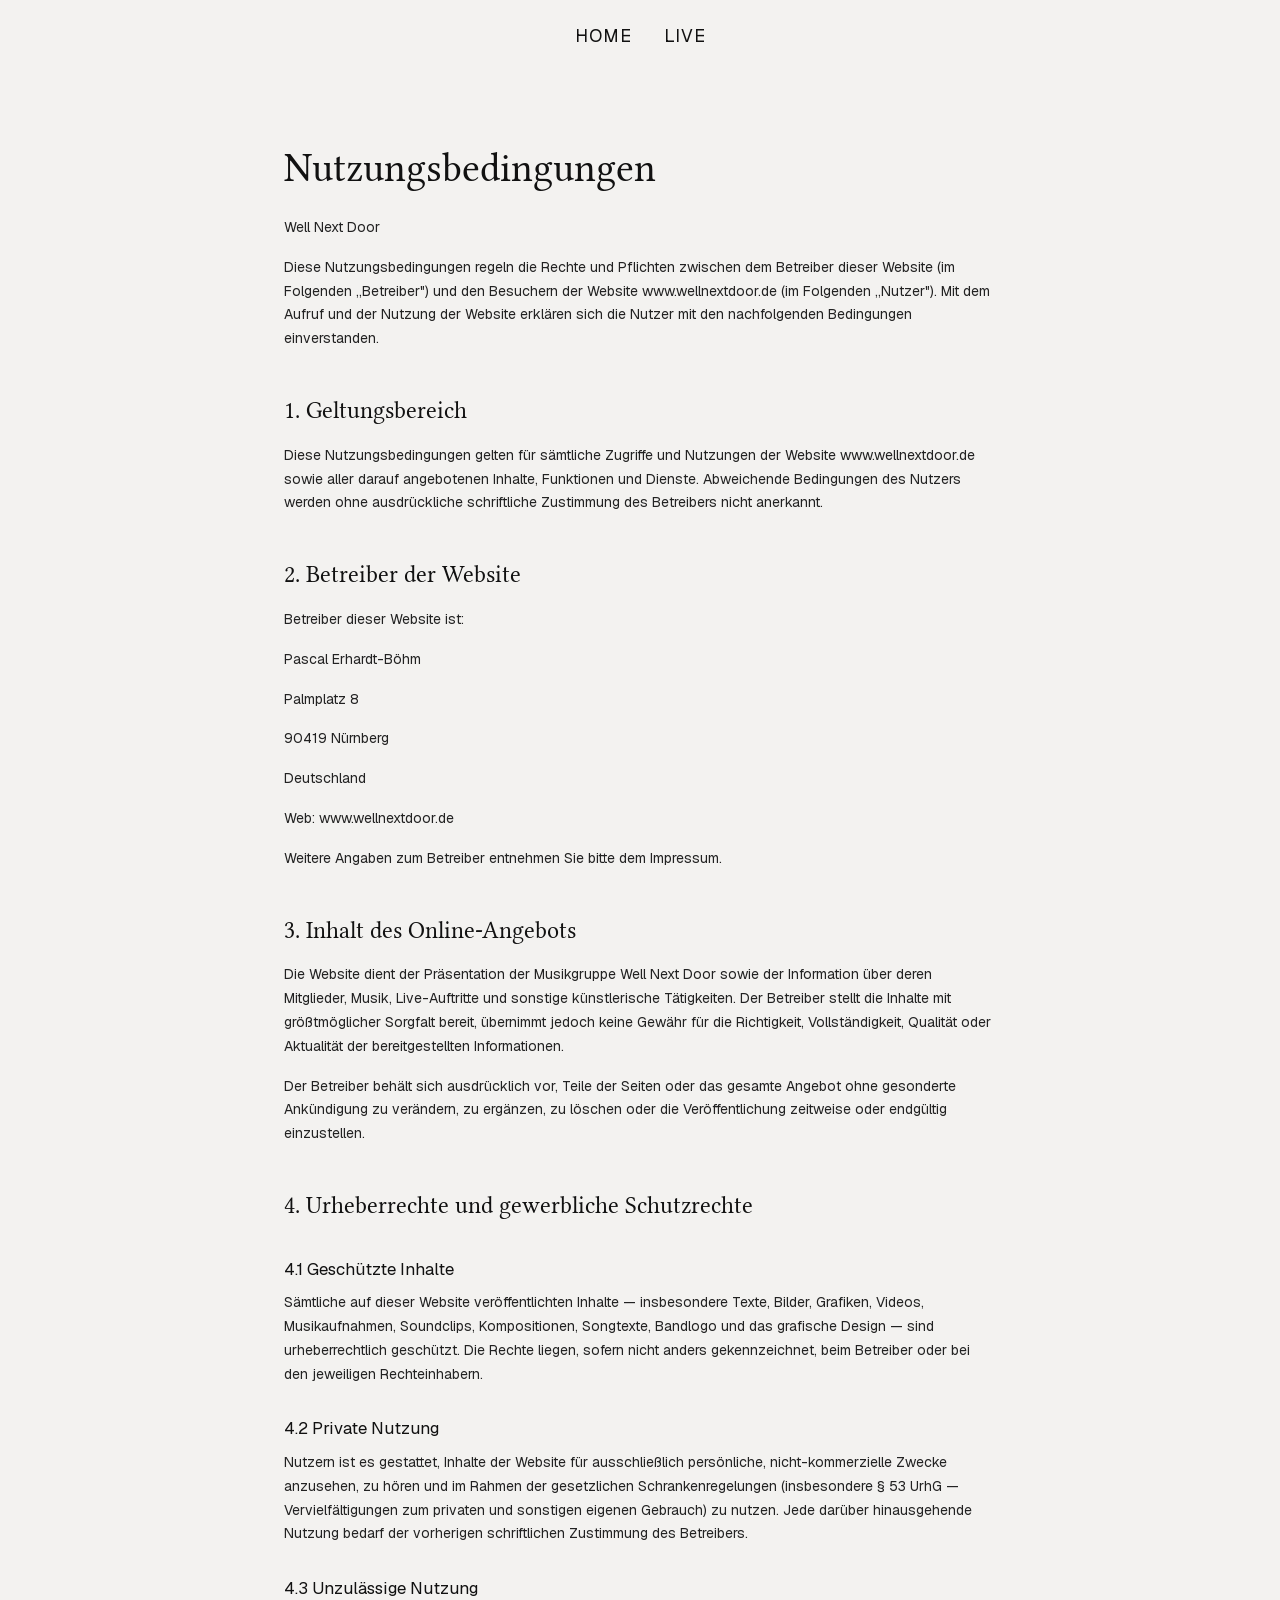
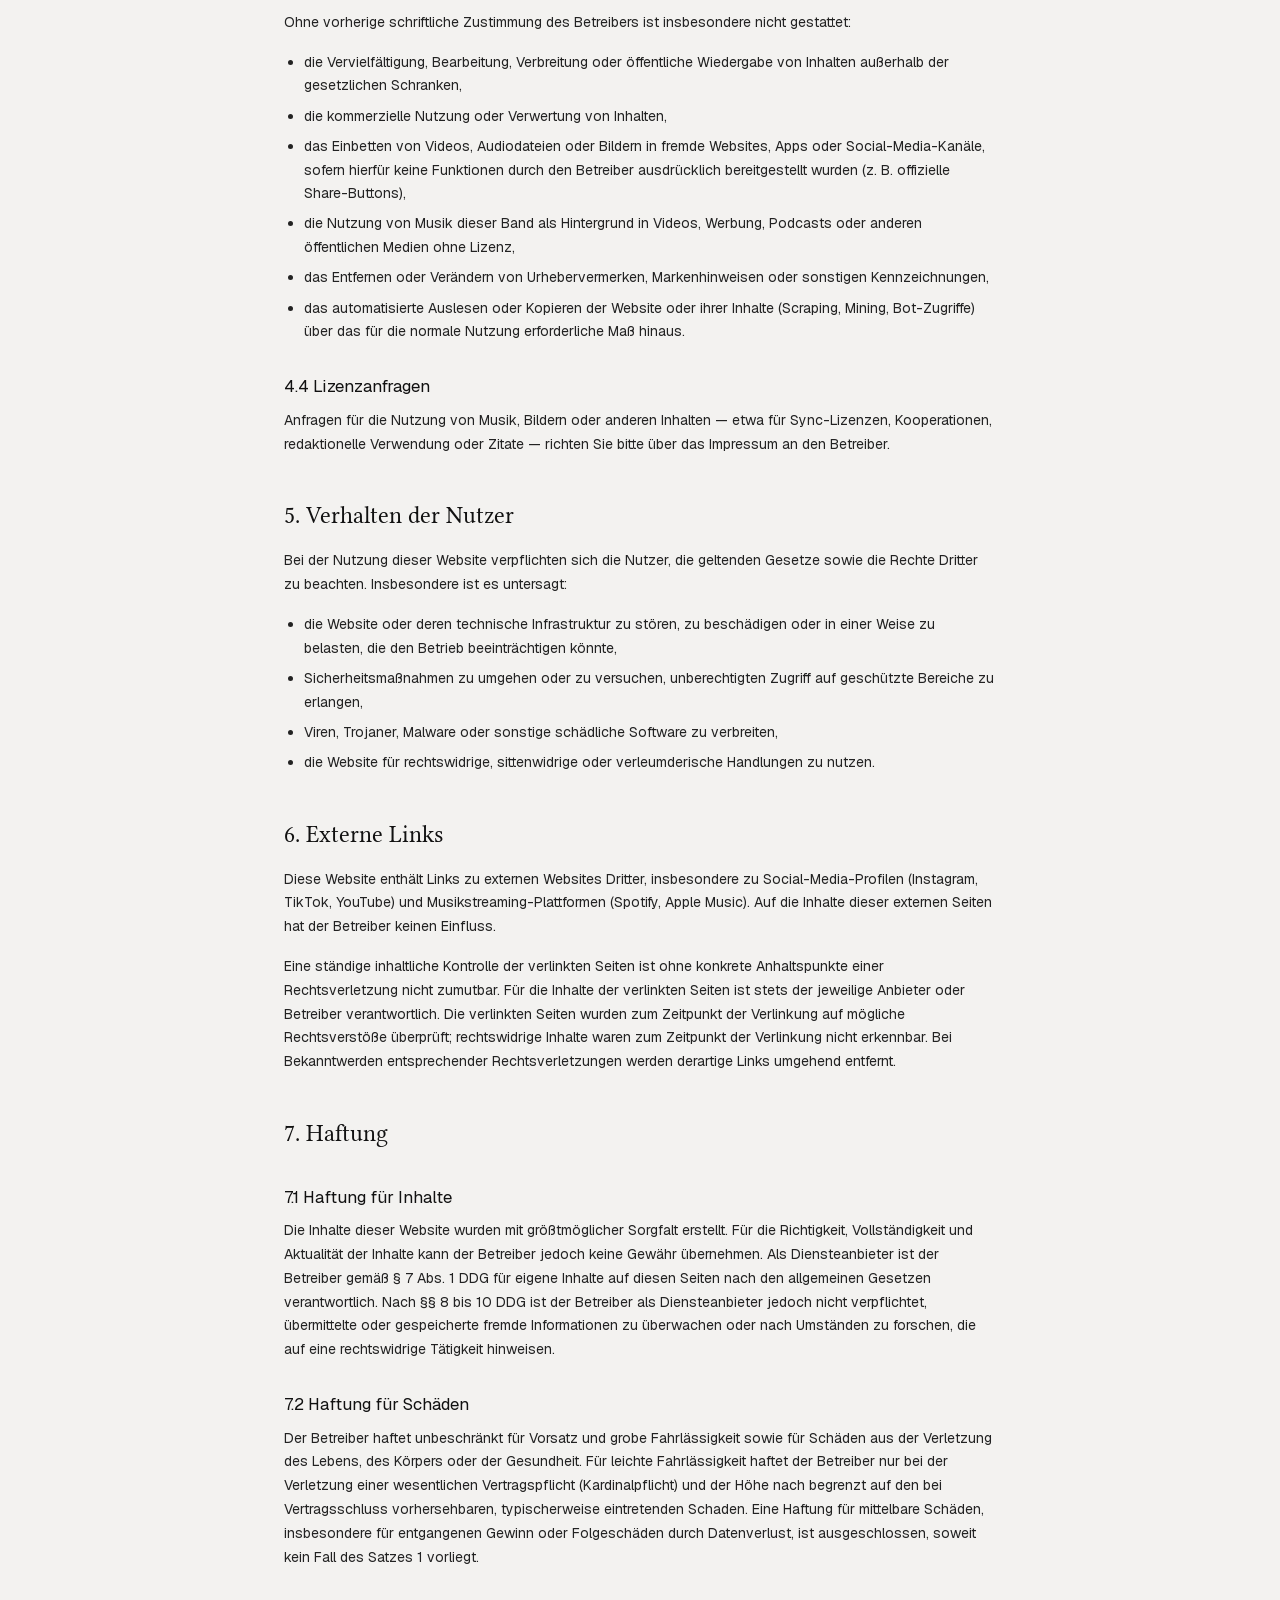
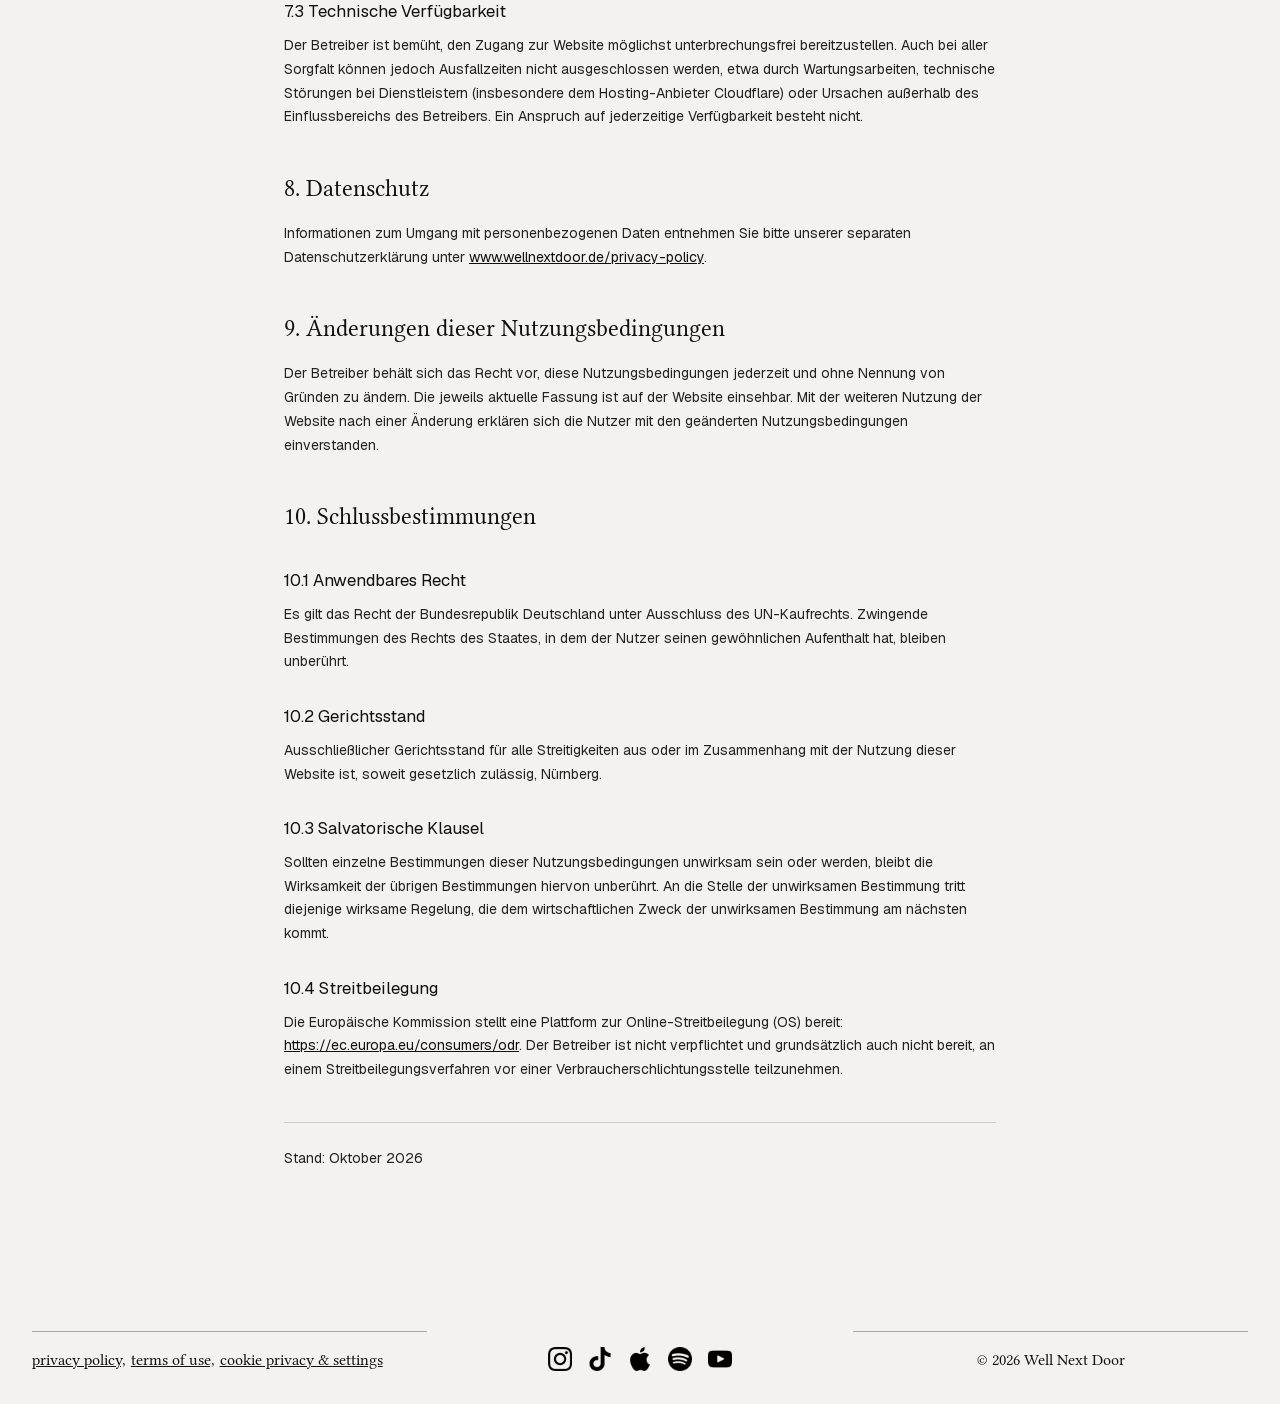
<file: terms-of-use.html>
<!DOCTYPE html>
<html lang="de">
<head>
  <meta charset="utf-8">
  <title>Nutzungsbedingungen – Well Next Door</title>
  <meta content="Nutzungsbedingungen der Website wellnextdoor.de – Rechte und Pflichten bei der Nutzung der Website." name="description">
  <meta content="width=device-width, initial-scale=1" name="viewport">
  <meta name="robots" content="noindex, follow">
  <link rel="canonical" href="https://wellnextdoor.de/terms-of-use">

  <!-- Open Graph -->
  <meta property="og:type" content="website">
  <meta property="og:site_name" content="Well Next Door">
  <meta property="og:locale" content="de_DE">
  <meta property="og:url" content="https://wellnextdoor.de/terms-of-use">
  <meta property="og:title" content="Nutzungsbedingungen – Well Next Door">
  <meta property="og:image" content="https://wellnextdoor.de/assets/og-band.jpg">
  <meta property="og:image:width" content="1200">
  <meta property="og:image:height" content="630">
  <meta name="twitter:card" content="summary_large_image">
  <meta name="twitter:image" content="https://wellnextdoor.de/assets/og-band.jpg">

  <!-- Fonts -->
  <link rel="preconnect" href="https://fonts.googleapis.com">
  <link rel="preconnect" href="https://fonts.gstatic.com" crossorigin>
  <link href="https://fonts.googleapis.com/css?family=Great+Vibes:400%7CLibertinus+Serif:300,400,500,600,700" rel="stylesheet">

  <!-- Styles -->
  <link href="css/style.css" rel="stylesheet">

  <!-- Favicons -->
  <link rel="icon" href="/favicon.ico" sizes="any">
  <link rel="icon" type="image/png" sizes="32x32" href="/assets/favicon-32.png">
  <link rel="icon" type="image/png" sizes="16x16" href="/assets/favicon-16.png">
  <link rel="apple-touch-icon" sizes="180x180" href="/assets/webclip.png">
  <link rel="manifest" href="/site.webmanifest">
  <meta name="theme-color" content="#f3f2f0">
</head>
<body class="legal-page">

  <div class="wrapper" style="height:auto;overflow:visible;">

    <!-- Navigation -->
    <div role="banner" class="navbar" style="background-color:#f3f2f0;">
      <div class="container">
        <nav role="navigation" class="nav-menu">
          <a href="index.html" class="link"><span class="text-span">HOME</span></a>
          <!-- <a href="#" class="link">MUSIC</a> -->
          <a href="live.html" class="link">LIVE</a>
          <!-- <a href="#" class="link">SHOP</a> -->
        </nav>
        <div class="menu-button" aria-label="menu" role="button" tabindex="0" aria-expanded="false">
          <span class="nav-icon"></span>
        </div>
      </div>
    </div>

    <!-- Inhalt -->
    <section>
      <div class="div-block-6">
        <div class="pp-doc-1">
          <h1 class="heading-2">Nutzungsbedingungen</h1>
          <p>Well Next Door</p>
          <p>Diese Nutzungsbedingungen regeln die Rechte und Pflichten zwischen dem Betreiber dieser Website (im Folgenden „Betreiber") und den Besuchern der Website www.wellnextdoor.de (im Folgenden „Nutzer"). Mit dem Aufruf und der Nutzung der Website erklären sich die Nutzer mit den nachfolgenden Bedingungen einverstanden.</p>

          <h2>1. Geltungsbereich</h2>
          <p>Diese Nutzungsbedingungen gelten für sämtliche Zugriffe und Nutzungen der Website www.wellnextdoor.de sowie aller darauf angebotenen Inhalte, Funktionen und Dienste. Abweichende Bedingungen des Nutzers werden ohne ausdrückliche schriftliche Zustimmung des Betreibers nicht anerkannt.</p>

          <h2>2. Betreiber der Website</h2>
          <p>Betreiber dieser Website ist:</p>
          <p>Pascal Erhardt-Böhm</p>
          <p>Palmplatz 8</p>
          <p>90419 Nürnberg</p>
          <p>Deutschland</p>
          <p>Web: www.wellnextdoor.de</p>
          <p>Weitere Angaben zum Betreiber entnehmen Sie bitte dem Impressum.</p>

          <h2>3. Inhalt des Online-Angebots</h2>
          <p>Die Website dient der Präsentation der Musikgruppe Well Next Door sowie der Information über deren Mitglieder, Musik, Live-Auftritte und sonstige künstlerische Tätigkeiten. Der Betreiber stellt die Inhalte mit größtmöglicher Sorgfalt bereit, übernimmt jedoch keine Gewähr für die Richtigkeit, Vollständigkeit, Qualität oder Aktualität der bereitgestellten Informationen.</p>
          <p>Der Betreiber behält sich ausdrücklich vor, Teile der Seiten oder das gesamte Angebot ohne gesonderte Ankündigung zu verändern, zu ergänzen, zu löschen oder die Veröffentlichung zeitweise oder endgültig einzustellen.</p>

          <h2>4. Urheberrechte und gewerbliche Schutzrechte</h2>
          <h3>4.1 Geschützte Inhalte</h3>
          <p>Sämtliche auf dieser Website veröffentlichten Inhalte — insbesondere Texte, Bilder, Grafiken, Videos, Musikaufnahmen, Soundclips, Kompositionen, Songtexte, Bandlogo und das grafische Design — sind urheberrechtlich geschützt. Die Rechte liegen, sofern nicht anders gekennzeichnet, beim Betreiber oder bei den jeweiligen Rechteinhabern.</p>
          <h3>4.2 Private Nutzung</h3>
          <p>Nutzern ist es gestattet, Inhalte der Website für ausschließlich persönliche, nicht-kommerzielle Zwecke anzusehen, zu hören und im Rahmen der gesetzlichen Schrankenregelungen (insbesondere § 53 UrhG — Vervielfältigungen zum privaten und sonstigen eigenen Gebrauch) zu nutzen. Jede darüber hinausgehende Nutzung bedarf der vorherigen schriftlichen Zustimmung des Betreibers.</p>
          <h3>4.3 Unzulässige Nutzung</h3>
          <p>Ohne vorherige schriftliche Zustimmung des Betreibers ist insbesondere nicht gestattet:</p>
          <ul role="list">
            <li>die Vervielfältigung, Bearbeitung, Verbreitung oder öffentliche Wiedergabe von Inhalten außerhalb der gesetzlichen Schranken,</li>
            <li>die kommerzielle Nutzung oder Verwertung von Inhalten,</li>
            <li>das Einbetten von Videos, Audiodateien oder Bildern in fremde Websites, Apps oder Social-Media-Kanäle, sofern hierfür keine Funktionen durch den Betreiber ausdrücklich bereitgestellt wurden (z. B. offizielle Share-Buttons),</li>
            <li>die Nutzung von Musik dieser Band als Hintergrund in Videos, Werbung, Podcasts oder anderen öffentlichen Medien ohne Lizenz,</li>
            <li>das Entfernen oder Verändern von Urhebervermerken, Markenhinweisen oder sonstigen Kennzeichnungen,</li>
            <li>das automatisierte Auslesen oder Kopieren der Website oder ihrer Inhalte (Scraping, Mining, Bot-Zugriffe) über das für die normale Nutzung erforderliche Maß hinaus.</li>
          </ul>
          <h3>4.4 Lizenzanfragen</h3>
          <p>Anfragen für die Nutzung von Musik, Bildern oder anderen Inhalten — etwa für Sync-Lizenzen, Kooperationen, redaktionelle Verwendung oder Zitate — richten Sie bitte über das Impressum an den Betreiber.</p>

          <h2>5. Verhalten der Nutzer</h2>
          <p>Bei der Nutzung dieser Website verpflichten sich die Nutzer, die geltenden Gesetze sowie die Rechte Dritter zu beachten. Insbesondere ist es untersagt:</p>
          <ul role="list">
            <li>die Website oder deren technische Infrastruktur zu stören, zu beschädigen oder in einer Weise zu belasten, die den Betrieb beeinträchtigen könnte,</li>
            <li>Sicherheitsmaßnahmen zu umgehen oder zu versuchen, unberechtigten Zugriff auf geschützte Bereiche zu erlangen,</li>
            <li>Viren, Trojaner, Malware oder sonstige schädliche Software zu verbreiten,</li>
            <li>die Website für rechtswidrige, sittenwidrige oder verleumderische Handlungen zu nutzen.</li>
          </ul>

          <h2>6. Externe Links</h2>
          <p>Diese Website enthält Links zu externen Websites Dritter, insbesondere zu Social-Media-Profilen (Instagram, TikTok, YouTube) und Musikstreaming-Plattformen (Spotify, Apple Music). Auf die Inhalte dieser externen Seiten hat der Betreiber keinen Einfluss.</p>
          <p>Eine ständige inhaltliche Kontrolle der verlinkten Seiten ist ohne konkrete Anhaltspunkte einer Rechtsverletzung nicht zumutbar. Für die Inhalte der verlinkten Seiten ist stets der jeweilige Anbieter oder Betreiber verantwortlich. Die verlinkten Seiten wurden zum Zeitpunkt der Verlinkung auf mögliche Rechtsverstöße überprüft; rechtswidrige Inhalte waren zum Zeitpunkt der Verlinkung nicht erkennbar. Bei Bekanntwerden entsprechender Rechtsverletzungen werden derartige Links umgehend entfernt.</p>

          <h2>7. Haftung</h2>
          <h3>7.1 Haftung für Inhalte</h3>
          <p>Die Inhalte dieser Website wurden mit größtmöglicher Sorgfalt erstellt. Für die Richtigkeit, Vollständigkeit und Aktualität der Inhalte kann der Betreiber jedoch keine Gewähr übernehmen. Als Diensteanbieter ist der Betreiber gemäß § 7 Abs. 1 DDG für eigene Inhalte auf diesen Seiten nach den allgemeinen Gesetzen verantwortlich. Nach §§ 8 bis 10 DDG ist der Betreiber als Diensteanbieter jedoch nicht verpflichtet, übermittelte oder gespeicherte fremde Informationen zu überwachen oder nach Umständen zu forschen, die auf eine rechtswidrige Tätigkeit hinweisen.</p>
          <h3>7.2 Haftung für Schäden</h3>
          <p>Der Betreiber haftet unbeschränkt für Vorsatz und grobe Fahrlässigkeit sowie für Schäden aus der Verletzung des Lebens, des Körpers oder der Gesundheit. Für leichte Fahrlässigkeit haftet der Betreiber nur bei der Verletzung einer wesentlichen Vertragspflicht (Kardinalpflicht) und der Höhe nach begrenzt auf den bei Vertragsschluss vorhersehbaren, typischerweise eintretenden Schaden. Eine Haftung für mittelbare Schäden, insbesondere für entgangenen Gewinn oder Folgeschäden durch Datenverlust, ist ausgeschlossen, soweit kein Fall des Satzes 1 vorliegt.</p>
          <h3>7.3 Technische Verfügbarkeit</h3>
          <p>Der Betreiber ist bemüht, den Zugang zur Website möglichst unterbrechungsfrei bereitzustellen. Auch bei aller Sorgfalt können jedoch Ausfallzeiten nicht ausgeschlossen werden, etwa durch Wartungsarbeiten, technische Störungen bei Dienstleistern (insbesondere dem Hosting-Anbieter Cloudflare) oder Ursachen außerhalb des Einflussbereichs des Betreibers. Ein Anspruch auf jederzeitige Verfügbarkeit besteht nicht.</p>

          <h2>8. Datenschutz</h2>
          <p>Informationen zum Umgang mit personenbezogenen Daten entnehmen Sie bitte unserer separaten Datenschutzerklärung unter <a href="privacy-policy.html">www.wellnextdoor.de/privacy-policy</a>.</p>

          <h2>9. Änderungen dieser Nutzungsbedingungen</h2>
          <p>Der Betreiber behält sich das Recht vor, diese Nutzungsbedingungen jederzeit und ohne Nennung von Gründen zu ändern. Die jeweils aktuelle Fassung ist auf der Website einsehbar. Mit der weiteren Nutzung der Website nach einer Änderung erklären sich die Nutzer mit den geänderten Nutzungsbedingungen einverstanden.</p>

          <h2>10. Schlussbestimmungen</h2>
          <h3>10.1 Anwendbares Recht</h3>
          <p>Es gilt das Recht der Bundesrepublik Deutschland unter Ausschluss des UN-Kaufrechts. Zwingende Bestimmungen des Rechts des Staates, in dem der Nutzer seinen gewöhnlichen Aufenthalt hat, bleiben unberührt.</p>
          <h3>10.2 Gerichtsstand</h3>
          <p>Ausschließlicher Gerichtsstand für alle Streitigkeiten aus oder im Zusammenhang mit der Nutzung dieser Website ist, soweit gesetzlich zulässig, Nürnberg.</p>
          <h3>10.3 Salvatorische Klausel</h3>
          <p>Sollten einzelne Bestimmungen dieser Nutzungsbedingungen unwirksam sein oder werden, bleibt die Wirksamkeit der übrigen Bestimmungen hiervon unberührt. An die Stelle der unwirksamen Bestimmung tritt diejenige wirksame Regelung, die dem wirtschaftlichen Zweck der unwirksamen Bestimmung am nächsten kommt.</p>
          <h3>10.4 Streitbeilegung</h3>
          <p>Die Europäische Kommission stellt eine Plattform zur Online-Streitbeilegung (OS) bereit: <a rel="noopener" href="https://ec.europa.eu/consumers/odr" target="_blank">https://ec.europa.eu/consumers/odr</a>. Der Betreiber ist nicht verpflichtet und grundsätzlich auch nicht bereit, an einem Streitbeilegungsverfahren vor einer Verbraucherschlichtungsstelle teilzunehmen.</p>

          <hr>
          <p>Stand: Oktober 2026</p>
        </div>
      </div>
    </section>

    <!-- Footer -->
    <section class="footer-dark">
      <div class="footer-divider">
        <div class="div-block-5">
          <a href="privacy-policy.html" class="link-footer">privacy policy,</a>
          <a href="terms-of-use.html" class="link-footer second">terms of use,</a>
          <a href="#" class="link-footer second">cookie privacy &amp; settings</a>
        </div>
      </div>
      <div class="div-block-4">
        <a href="https://www.instagram.com/well_next_door/" target="_blank" rel="noopener" class="social-links">
          <img loading="lazy" src="assets/instagram.png" alt="Instagram" class="image">
        </a>
        <a href="https://www.tiktok.com/@wellnextdoor" target="_blank" rel="noopener" class="social-links">
          <img loading="lazy" src="assets/tiktok.png" alt="TikTok" class="image">
        </a>
        <a href="https://music.apple.com/de/artist/well-next-door/1473011566" target="_blank" rel="noopener" class="social-links">
          <img loading="lazy" src="assets/apple-music.png" alt="Apple Music" class="image">
        </a>
        <a href="https://open.spotify.com/intl-de/artist/0O03TuSYeBS1zFscFg5X6S?si=DQFE-3ojQe-Ye8wxF7zOWA" target="_blank" rel="noopener" class="social-links">
          <img loading="lazy" src="assets/spotify.png" alt="Spotify" class="image">
        </a>
        <a href="https://www.youtube.com/@wellnextdoor" target="_blank" rel="noopener" class="social-links">
          <img loading="lazy" src="assets/youtube.png" alt="YouTube" class="image">
        </a>
      </div>
      <div class="footer-copyright-center">© 2026 Well Next Door</div>
    </section>

  </div>

  <script src="js/menu.js"></script>
</body>
</html>
</file>
<file: css/style.css>
/* ============================================================
   Well Next Door – 1:1 Nachbau
   Rekonstruierte Styles (Original: Webflow)
   ============================================================ */

/* ---------- Reset / Basis ---------- */
* {
  box-sizing: border-box;
}

html,
body {
  margin: 0;
  padding: 0;
}

/* ---------- Schriften (lokal gehostet) ---------- */
@font-face {
  font-family: "Geist";
  src: url("/assets/fonts/geist.woff2") format("woff2");
  font-weight: 100 900;
  font-style: normal;
  font-display: swap;
  unicode-range: U+0000-00FF, U+0131, U+0152-0153, U+02BB-02BC, U+02C6, U+02DA, U+02DC, U+2000-206F, U+2074, U+20AC, U+2122, U+2191, U+2193, U+2212, U+2215, U+FEFF, U+FFFD;
}
@font-face {
  font-family: "Geist";
  src: url("/assets/fonts/geist-ext.woff2") format("woff2");
  font-weight: 100 900;
  font-style: normal;
  font-display: swap;
  unicode-range: U+0100-02BA, U+02BD-02C5, U+02C7-02CC, U+02CE-02D7, U+02DD-02FF, U+1D00-1DBF, U+1E00-1E9F, U+1EF2-1EFF, U+2020, U+20A0-20AB, U+20AD-20C4, U+2113, U+2C60-2C7F, U+A720-A7FF;
}

:root {
  --font-copy: "Geist", -apple-system, BlinkMacSystemFont, "Segoe UI", Roboto, Helvetica, Arial, sans-serif;
}

body {
  min-height: 100vh;
  background-color: #000;
  color: #333;
  font-family: var(--font-copy);
  font-size: 14px;
  line-height: 1.4;
  -webkit-font-smoothing: antialiased;
}

a {
  color: inherit;
}

img {
  max-width: 100%;
  display: inline-block;
}

h1,
h2,
h3 {
  margin: 0;
  font-weight: 400;
}

/* ---------- Wrapper ---------- */
.wrapper {
  width: 100vw;
  height: 100vh;
  position: static;
  inset: 0%;
  overflow: hidden;
}

/* ---------- Hintergrundvideo ---------- */
#bgVideoWrap {
  overflow: hidden;
  will-change: transform;
  width: 100vw;
  height: 100vh;
  position: fixed;
  inset: 0;
  background: #000;
  isolation: isolate;
  pointer-events: none;
  z-index: 0;
  transform: translateZ(0);
}

#bgFrame {
  position: absolute;
  top: 50%;
  left: 50%;
  transform: translate(-50%, -50%);
  width: max(100vw, 177.78vh);
  height: max(100vh, 56.25vw);
  min-width: 100%;
  min-height: 100%;
  border: 0;
  pointer-events: none;
  display: block;
}

/* Lese-Layer über dem Video: oben/unten stärker abgedunkelt (Vignette),
   damit Navigation, Überschrift und Footer immer gut lesbar sind. */
#bgVideoWrap::after {
  content: "";
  position: absolute;
  inset: 0;
  z-index: 1;
  pointer-events: none;
  background: linear-gradient(to bottom,
    rgba(0, 0, 0, .78) 0%,
    rgba(0, 0, 0, .52) 22%,
    rgba(0, 0, 0, .52) 68%,
    rgba(0, 0, 0, .84) 100%);
}

/* ---------- Navigation ---------- */
.navbar {
  color: #fff;
  background-color: transparent;
  position: fixed;
  inset: 0% 0% auto;
  z-index: 1000;
}

.container {
  color: #fff;
  width: 940px;
  max-width: 940px;
  margin-left: auto;
  margin-right: auto;
  display: flex;
  justify-content: center;
  align-items: center;
  font-family: var(--font-copy);
}

.nav-menu {
  color: #fff;
  display: flex;
  position: relative;
}

.link {
  color: #fff;
  letter-spacing: 1px;
  font-size: 1.1rem;
  padding: 1.5rem 1rem;
  text-decoration: none;
  transition: opacity .2s;
  display: inline-block;
}

.link:hover {
  font-weight: 700;
  text-decoration: line-through;
}

.text-span {
  text-decoration-color: #fff;
}

/* Hamburger-Button (nur mobil sichtbar) */
.menu-button {
  display: none;
  padding: 18px;
  margin-left: auto;
  cursor: pointer;
  -webkit-user-select: none;
  user-select: none;
}

.menu-button .nav-icon {
  width: 22px;
  height: 2px;
  background: #fff;
  position: relative;
  display: block;
}

.menu-button .nav-icon::before,
.menu-button .nav-icon::after {
  content: "";
  position: absolute;
  left: 0;
  width: 22px;
  height: 2px;
  background: #fff;
}

.menu-button .nav-icon::before { top: -7px; }
.menu-button .nav-icon::after { top: 7px; }

/* ---------- Hero (Startseite) ---------- */
.hero-section {
  position: fixed;
  inset: 0%;
  z-index: 1;
}

.div-block-2 {
  width: 100vw;
  height: 100vh;
  display: flex;
  flex-flow: column;
  justify-content: center;
  align-items: center;
  position: relative;
  z-index: 999;
}

.div-block-3 {
  display: flex;
  justify-content: center;
  align-items: center;
  font-family: "Great Vibes", cursive;
  position: static;
  z-index: 2147483647;
}

.heading {
  color: #fff;
  letter-spacing: 10px;
  margin: 0;
  font-family: "Libertinus Serif", serif;
  font-size: 2.5rem;
  font-weight: 400;
  line-height: 2.7rem;
  z-index: 2147483647;
  text-align: center;
}

/* ---------- Hero (Live-Seite) ---------- */
.heading-6 {
  color: #fff;
  margin: 0 0 2.5rem;
  font-family: "Libertinus Serif", serif;
  font-size: 3rem;
  line-height: 2.5rem;
  text-align: center;
}

.div-block-7 {
  width: 80vw;
  grid-column-gap: 16px;
  grid-row-gap: 16px;
  border-bottom: 1px dashed #fff;
  grid-template-rows: auto;
  grid-template-columns: 1fr 1fr 1fr;
  place-items: center stretch;
  padding-bottom: .5rem;
  margin-bottom: 1.25rem;
  display: grid;
}

/* ---------- Live Dates – Terminliste (Tour-Stil) ---------- */
.events-wrap {
  width: min(720px, 92vw);
  margin: 0 auto;
}

.group-label {
  font-family: "Libertinus Serif", serif;
  font-size: .8rem;
  letter-spacing: 3px;
  text-transform: uppercase;
  color: rgba(255, 255, 255, .5);
  padding-bottom: 1rem;
  margin-bottom: .5rem;
  border-bottom: 1px solid rgba(255, 255, 255, .22);
}

.event-row {
  display: grid;
  grid-template-columns: 1fr auto;
  align-items: center;
  gap: 1.5rem;
  padding: 1.4rem .7rem;
  border-radius: 0;
  transition: background .2s;
}

.event-row + .event-row {
  border-top: 1px solid rgba(255, 255, 255, .12);
}

@media (hover: hover) {
  .event-row:hover {
    background: rgba(255, 255, 255, .05);
  }
}

.event-info {
  min-width: 0;
}

/* Ort = Überschrift (prominent) */
.ei-city {
  font-family: "Libertinus Serif", serif;
  font-size: 1.55rem;
  color: #fff;
  line-height: 1.15;
}

/* Datum = prominent direkt darunter */
.ei-date {
  font-family: "Libertinus Serif", serif;
  font-size: 1.02rem;
  color: rgba(255, 255, 255, .9);
  margin-top: .4rem;
}

/* Venue = dezente Detailzeile */
.ei-venue {
  font-size: .76rem;
  letter-spacing: 1.5px;
  text-transform: uppercase;
  color: rgba(255, 255, 255, .5);
  margin-top: .55rem;
}

.event-cta {
  display: flex;
  justify-content: flex-end;
}

.cal-btn {
  display: inline-flex;
  align-items: center;
  gap: .4rem;
  font-family: var(--font-copy);
  font-size: .72rem;
  letter-spacing: 1.5px;
  text-transform: uppercase;
  color: #fff;
  background: transparent;
  cursor: pointer;
  border: 1px solid rgba(255, 255, 255, .5);
  border-radius: 0;
  padding: .45rem .8rem;
  white-space: nowrap;
  transition: background .2s, color .2s, border-color .2s;
}

.cal-btn:hover,
.cal-btn:focus-visible {
  background: #fff;
  color: #000;
  border-color: #fff;
}

.cal-ic {
  width: 13px;
  height: 13px;
  fill: none;
  stroke: currentColor;
  stroke-width: 2;
  flex: 0 0 auto;
}

/* Hinweis, wenn keine kommenden Termine vorhanden sind */
.events-empty {
  color: rgba(255, 255, 255, .7);
  font-family: "Libertinus Serif", serif;
  font-size: 1.05rem;
  text-align: center;
  padding: 2.5rem 0 1rem;
}

@media screen and (max-width: 600px) {
  .event-row {
    gap: 1rem;
    padding: 1.2rem .3rem;
  }

  .ei-city {
    font-size: 1.35rem;
  }
}

/* Live-Seite: die ganze Seite scrollt (Footer NICHT fixed).
   Hintergrundvideo + Overlay bleiben fix, Navi bleibt oben. */
.live-page .wrapper {
  height: auto;
  min-height: 100vh;
  width: 100%;
  overflow-x: clip;
  overflow-y: visible;
}

.live-page .hero-section {
  position: relative;
  inset: auto;
  min-height: 100vh;
  display: flex;
  align-items: center;
}

.live-page .div-block-2 {
  height: auto;
  width: 100%;
  padding: 120px 1rem 70px;
}

.live-page .heading-6 {
  margin-bottom: 2.25rem;
}

/* Footer liegt im Fluss am Seitenende (nicht fixed), aber über dem Video */
.live-page .footer-dark {
  position: relative;
  z-index: 5;
}

.div-block-8 {
  display: flex;
  justify-content: flex-start;
  align-items: center;
  padding-right: 1rem;
}

.div-block-8.second {
  justify-content: center;
  align-items: center;
}

.div-block-8.third {
  justify-content: flex-end;
  align-items: center;
  padding-right: 0;
}

.paragraph-2 {
  color: #fff;
  margin-bottom: 0;
  font-family: "Libertinus Serif", serif;
  font-size: 1rem;
}

.bold-text {
  font-weight: 400;
}

/* ---------- Footer ---------- */
.footer-dark {
  grid-column-gap: 16px;
  grid-row-gap: 16px;
  background-color: transparent;
  grid-template-rows: auto;
  grid-template-columns: 1fr 1fr 1fr;
  place-items: stretch stretch;
  margin: 0;
  padding: 1rem 2rem;
  display: grid;
  position: fixed;
  inset: auto 0% 0%;
  z-index: 2147483647;
}

.footer-divider {
  background-color: transparent;
  border-top: 1px solid #fff;
  width: auto;
  height: auto;
  margin: 0;
  padding: 1rem 0;
}

.div-block-5 {
  grid-column-gap: .3rem;
  display: flex;
}

.link-footer {
  color: #fff;
  font-family: var(--font-copy);
  font-size: 1rem;
  line-height: 1.5;
  text-decoration: underline;
}

.div-block-4 {
  grid-column-gap: 1rem;
  grid-row-gap: 1rem;
  border-top: 1px transparent;
  grid-template-rows: auto;
  grid-template-columns: 1fr 1fr 1fr 1fr 1fr;
  grid-auto-columns: 1fr;
  justify-content: space-between;
  place-items: start stretch;
  margin-left: auto;
  margin-right: auto;
  padding: 1rem 0;
  display: grid;
}

.social-links {
  width: 1.5rem;
  height: 1.5rem;
  padding: 0;
  display: flex;
  justify-content: center;
  align-items: center;
}

.image {
  filter: invert();
  width: 100%;
  height: 100%;
  object-fit: contain;
}

.footer-copyright-center {
  color: #fff;
  text-align: center;
  border-top: 1px solid #fff;
  padding: 1rem 0;
  font-family: "Libertinus Serif", serif;
  font-size: 1rem;
  line-height: 1.5;
}

/* ---------- Rechtsseiten (Datenschutz / Nutzungsbedingungen) ---------- */
.legal-page {
  min-height: 100vh;
  background: #000;
  overflow: visible;
  height: auto;
}

.legal-page .footer-dark {
  position: static;
  inset: auto;
}

.div-block-6 {
  width: 100vw;
  height: auto;
  margin-left: auto;
  margin-right: auto;
  padding: 5rem 2rem 0;
}

.pp-doc,
.pp-doc-1 {
  color: #e8e8e8;
  max-width: 760px;
  margin: 0 auto;
  padding: 4rem 1.5rem 8rem;
  font-family: var(--font-copy);
  font-size: .875rem;
  line-height: 1.7;
}

.pp-doc h1,
.pp-doc-1 h1,
.heading-2,
.heading-3 {
  color: #fff;
  font-family: "Libertinus Serif", serif;
  font-size: 2.5rem;
  line-height: 1.2;
  margin-bottom: 1.5rem;
}

.pp-doc h2,
.pp-doc-1 h2,
.heading-4,
.heading-5 {
  color: #fff;
  font-family: "Libertinus Serif", serif;
  font-size: 1.5rem;
  margin-top: 2.5rem;
  margin-bottom: .75rem;
}

.pp-doc h3,
.pp-doc-1 h3 {
  color: #fff;
  font-size: 1.05rem;
  margin-top: 1.75rem;
  margin-bottom: .5rem;
}

.pp-doc p,
.pp-doc-1 p {
  margin: 0 0 1rem;
}

.pp-doc ul,
.pp-doc-1 ul {
  margin: 0 0 1rem;
  padding-left: 1.25rem;
}

.pp-doc li,
.pp-doc-1 li {
  margin-bottom: .4rem;
}

.pp-doc a,
.pp-doc-1 a {
  color: #fff;
}

.pp-doc hr,
.pp-doc-1 hr {
  border: 0;
  border-top: 1px solid #444;
  margin: 2.5rem 0 1.5rem;
}

/* ============================================================
   Responsive – Webflow-Breakpoints
   ============================================================ */

/* Tablet / Medium (<= 991px): Menü kollabiert */
@media screen and (max-width: 991px) {
  /* Mobile Navigation: weißer Balken, schwarze Schrift, etwas nach unten */
  .navbar {
    background: #fff;
    padding-top: .5rem;
  }

  .container {
    width: 100%;
    max-width: none;
    padding: 0 1rem;
    justify-content: flex-end;
    align-items: center;
  }

  .menu-button {
    display: block;
  }

  /* Hamburger schwarz */
  .menu-button .nav-icon,
  .menu-button .nav-icon::before,
  .menu-button .nav-icon::after {
    background: #111;
  }

  .nav-menu {
    display: none;
    background: #fff;
    flex-flow: column;
    width: 100%;
    position: absolute;
    top: 100%;
    left: 0;
  }

  .nav-menu.is-open {
    display: flex;
  }

  .link {
    color: #111;
    text-align: center;
  }
}

/* Small / Mobile (<= 767px): Footer einspaltig */
@media screen and (max-width: 767px) {
  .footer-dark {
    grid-template-rows: auto auto auto;
    grid-template-columns: 1fr;
    place-items: center stretch;
    padding-left: 0;
    padding-right: 0;
  }

  .footer-divider {
    margin-top: 60px;
  }

  .div-block-5 {
    justify-content: center;
  }

  .div-block-4 {
    grid-template-columns: 1fr 1fr 1fr 1fr 1fr;
    place-items: start stretch;
  }

  .div-block-8 {
    justify-content: flex-start;
    align-items: flex-start;
  }

  .heading {
    font-size: 2rem;
    letter-spacing: 6px;
  }

  .heading-3,
  .heading-2 {
    font-size: 2rem;
  }
}

/* ============================================================
   Startseite mit Band-Foto (helles Theme, schwarze Schrift)
   ============================================================ */
body.home-photo {
  background: #f3f2f0;
}

.home-bg {
  position: fixed;
  inset: 0;
  width: 100%;
  height: 100%;
  object-fit: cover;
  object-position: center 42%;
  z-index: 0;
}

/* Navigation schwarz */
.home-photo .link,
.home-photo .text-span {
  color: #111;
  text-decoration-color: #111;
}

/* Titel schwarz mit dezenter heller Box, etwas tiefer positioniert */
.home-photo .heading {
  color: #111;
  display: inline-block;
  background: rgba(255, 255, 255, .88);
  padding: .14em .5em .08em;
}

/* Footer: schwarze Schrift, dunkle Trennlinien, schwarze Icons */
.home-photo .link-footer,
.home-photo .footer-copyright-center {
  color: #111;
}

.home-photo .footer-divider,
.home-photo .footer-copyright-center {
  border-top-color: rgba(0, 0, 0, .35);
}

.home-photo .image {
  filter: none;
}

/* Inhalt über dem Foto (Stacking für Home & Live) */
.home-photo .wrapper {
  position: relative;
  z-index: 1;
}

/* ---------- Live-Seite über Foto: helles Theme ---------- */
.home-photo .heading-6 {
  color: #111;
  display: inline-block;
  background: rgba(255, 255, 255, .88);
  padding: .08em .45em;
}

.home-photo .group-label {
  color: rgba(0, 0, 0, .55);
  border-bottom-color: rgba(0, 0, 0, .2);
}

/* Terminliste als helles Panel über dem Foto */
.home-photo .events-wrap {
  background: rgba(255, 255, 255, .93);
  border-radius: 0;
  padding: 1.1rem 1.4rem 1.4rem;
}

.home-photo .ei-city { color: #111; }
.home-photo .ei-date { color: rgba(0, 0, 0, .72); }
.home-photo .ei-venue { color: rgba(0, 0, 0, .5); }

.home-photo .event-row + .event-row {
  border-top-color: rgba(0, 0, 0, .12);
}

.home-photo .event-row:hover {
  background: rgba(0, 0, 0, .05);
}

.home-photo .cal-btn {
  color: #111;
  border-color: rgba(0, 0, 0, .45);
}

.home-photo .cal-btn:hover,
.home-photo .cal-btn:focus-visible {
  background: #111;
  color: #fff;
  border-color: #111;
}

.home-photo .events-empty {
  color: rgba(0, 0, 0, .6);
}

/* ---------- Copy (Geist) für Termin-Details ---------- */
.group-label,
.ei-date,
.events-empty {
  font-family: var(--font-copy);
}

/* Display-Titel (Startseite + Live) und Navigation: Geist */
.heading,
.heading-6,
.link,
.text-span {
  font-family: var(--font-copy);
}

/* Footer behält Libertinus Serif */
.link-footer,
.footer-copyright-center {
  font-family: "Libertinus Serif", serif;
}

/* ---------- Rechtsseiten: helles Theme (weiß, schwarze Schrift) ---------- */
.legal-page {
  background: #f3f2f0;
}

.legal-page .pp-doc,
.legal-page .pp-doc-1 {
  color: #222;
}

.legal-page .pp-doc h1,
.legal-page .pp-doc-1 h1,
.legal-page .pp-doc h2,
.legal-page .pp-doc-1 h2,
.legal-page .pp-doc h3,
.legal-page .pp-doc-1 h3,
.legal-page .heading-2,
.legal-page .heading-3,
.legal-page .heading-4,
.legal-page .heading-5 {
  color: #111;
}

.legal-page .pp-doc a,
.legal-page .pp-doc-1 a {
  color: #111;
}

.legal-page .pp-doc hr,
.legal-page .pp-doc-1 hr {
  border-top-color: #ccc;
}

.legal-page .link,
.legal-page .text-span {
  color: #111;
}

.legal-page .link-footer,
.legal-page .footer-copyright-center {
  color: #111;
}

.legal-page .footer-divider,
.legal-page .footer-copyright-center {
  border-top-color: rgba(0, 0, 0, .3);
}

.legal-page .image {
  filter: none;
}
</file>
